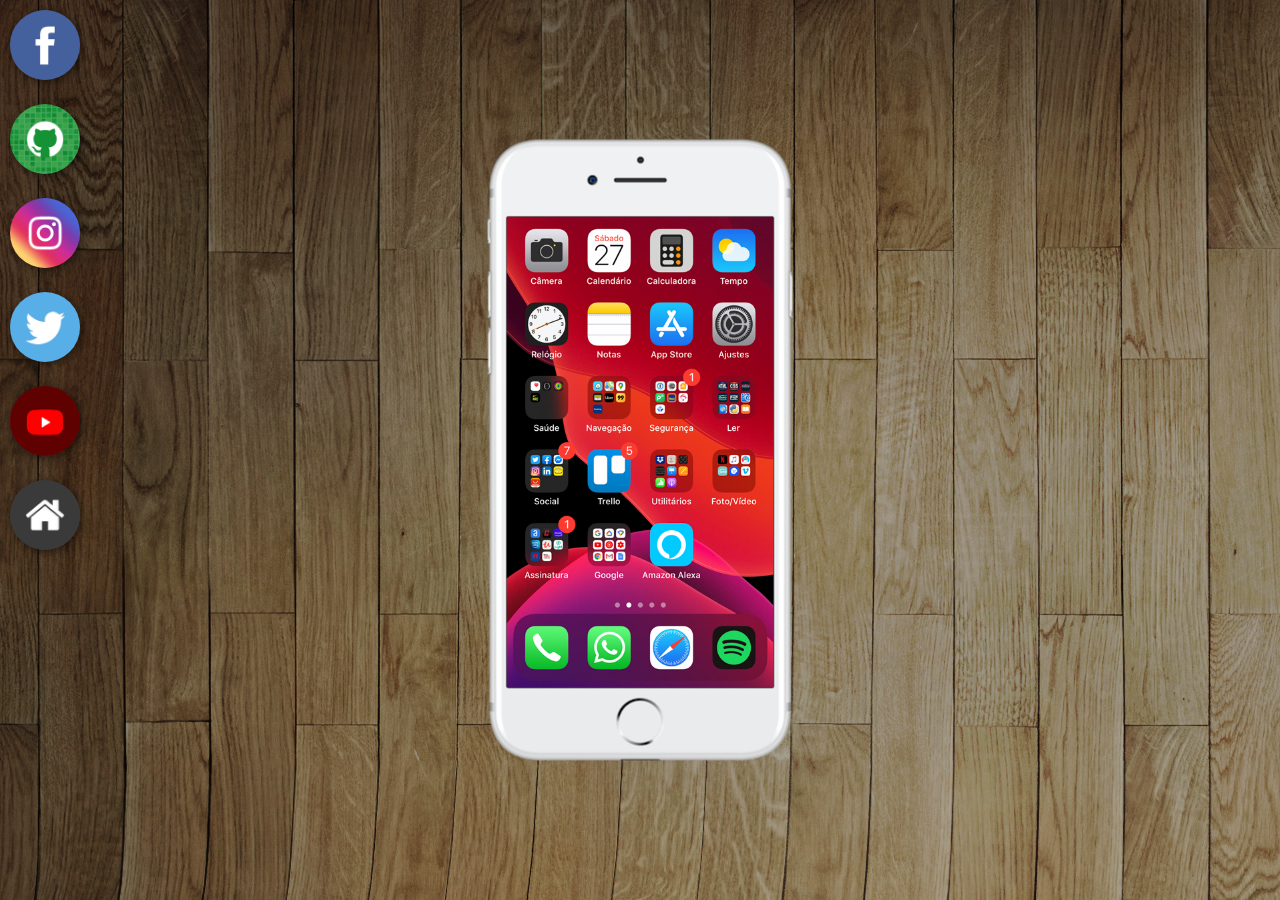
<file: index.html>
<!DOCTYPE html>
<html lang="pt-br">
<head>
  <meta charset="UTF-8">
  <meta http-equiv="X-UA-Compatible" content="IE=edge">
  <link rel="shortcut icon" href="favicon.ico" type="image/x-icon">
  <link rel="stylesheet" href="styles/style.css">
  <meta name="viewport" content="width=device-width, initial-scale=1.0">
  <title>Projeto Redes</title>
</head>
<body>
  <main>
    <section id="telefone">
      <iframe src="home.html" name="tela" id="tela" frameborder="0"></iframe>
    </section>
    <section id="redes">
      <a href="facebook.html" target="tela"><img src="imagens/logo-facebook.jpg" alt=""></a> <br>
      <a href="github.html" target="tela"><img src="imagens/logo-github.jpg" alt=""></a> <br>
      <a href="instagram.html" target="tela"><img src="imagens/logo-instagram.jpg" alt=""></a> <br>
      <a href="twitter.html" target="tela"><img src="imagens/logo-twitter.jpg" alt=""></a> <br>
      <a href="youtube.html" target="tela"><img src="imagens/logo-youtube.jpg" alt=""></a> <br>
      <a href="home.html" target="tela"><img src="imagens/logo-home.jpg" alt=""></a>
    </section>
  </main>
</body>
</html>
</file>
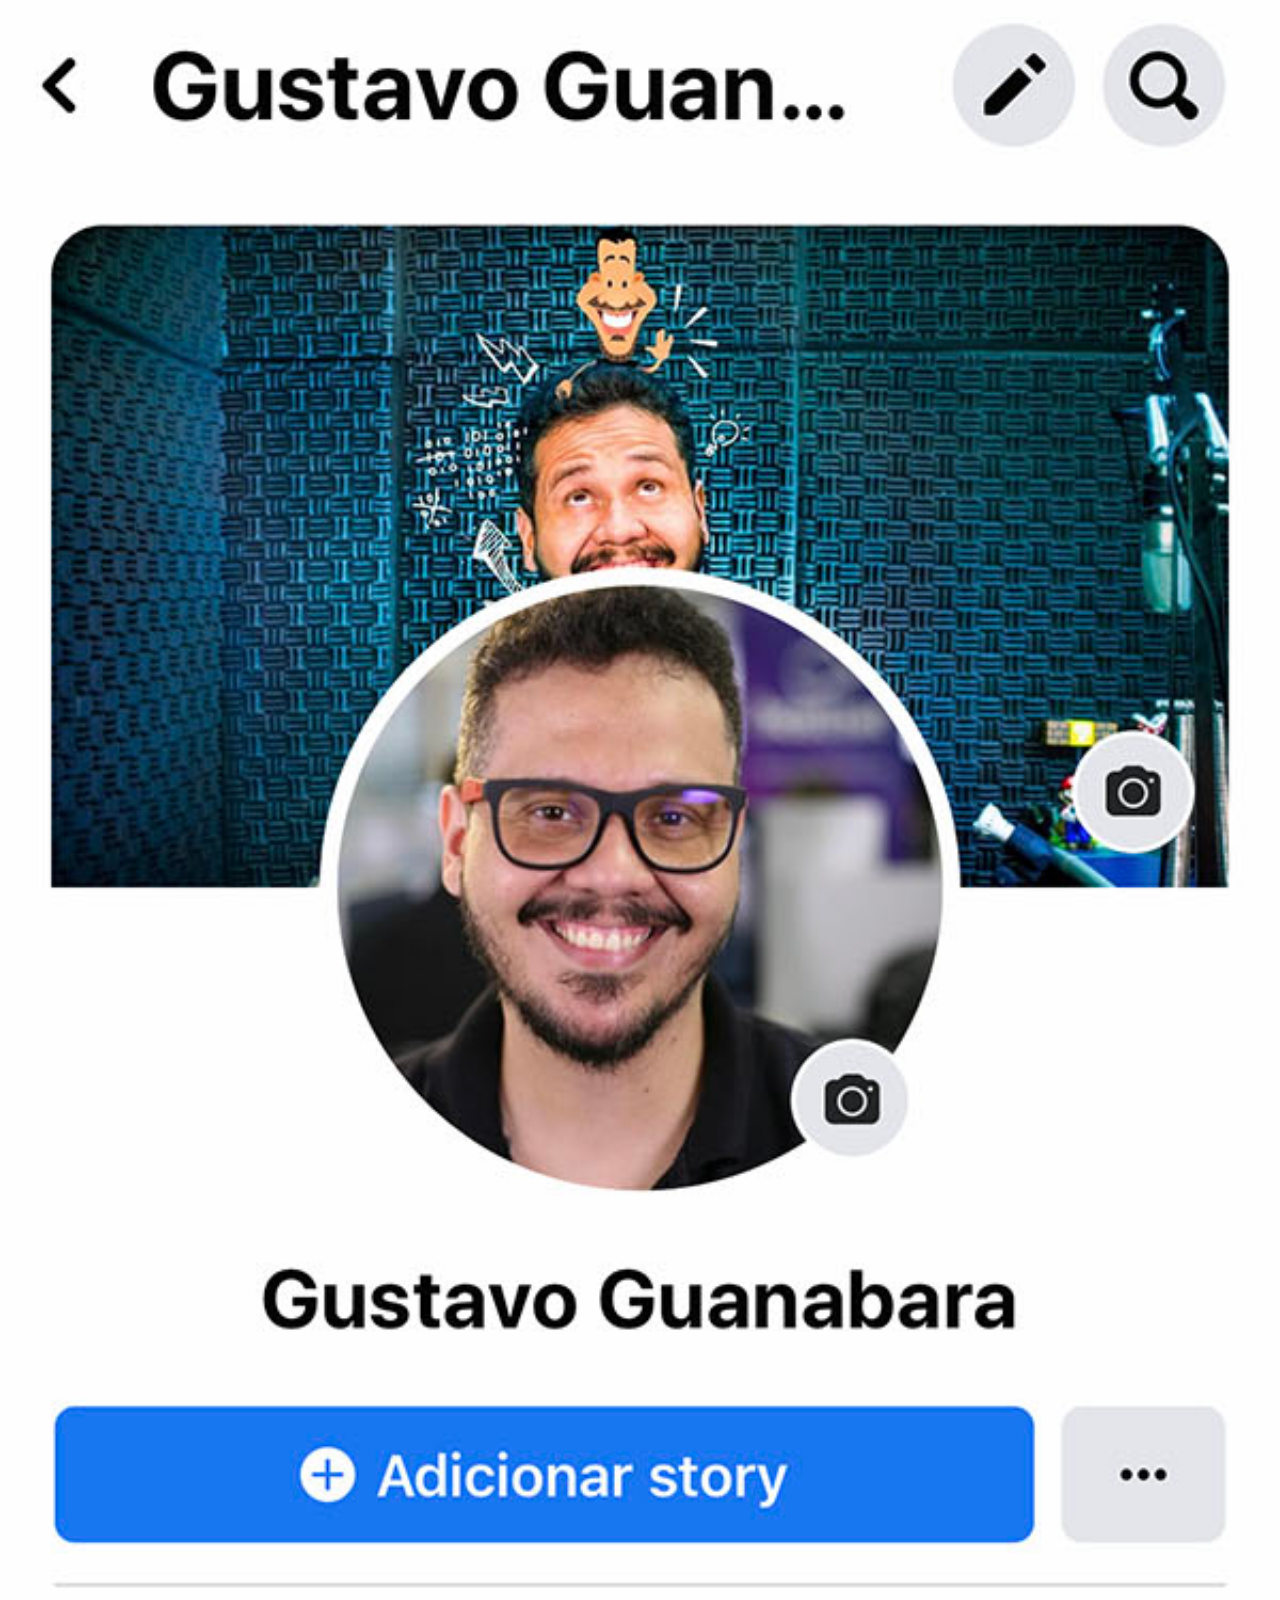
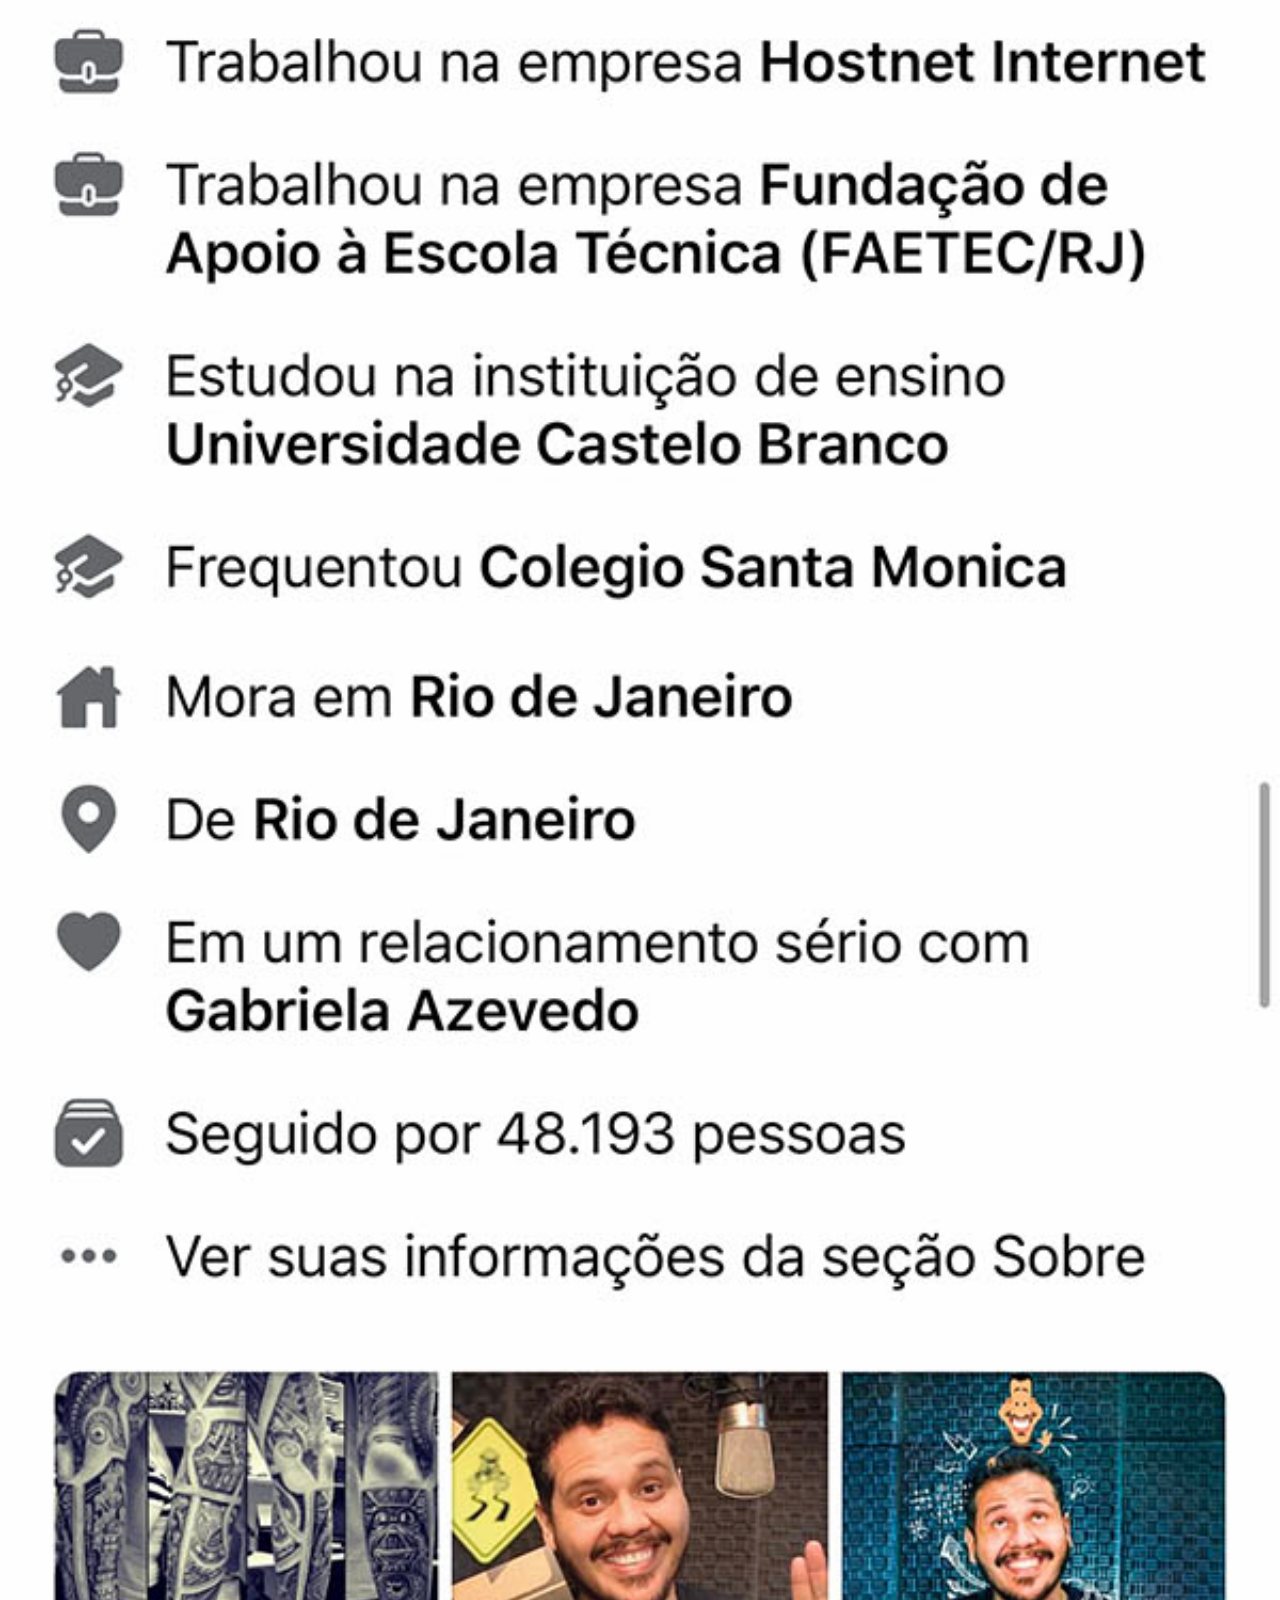
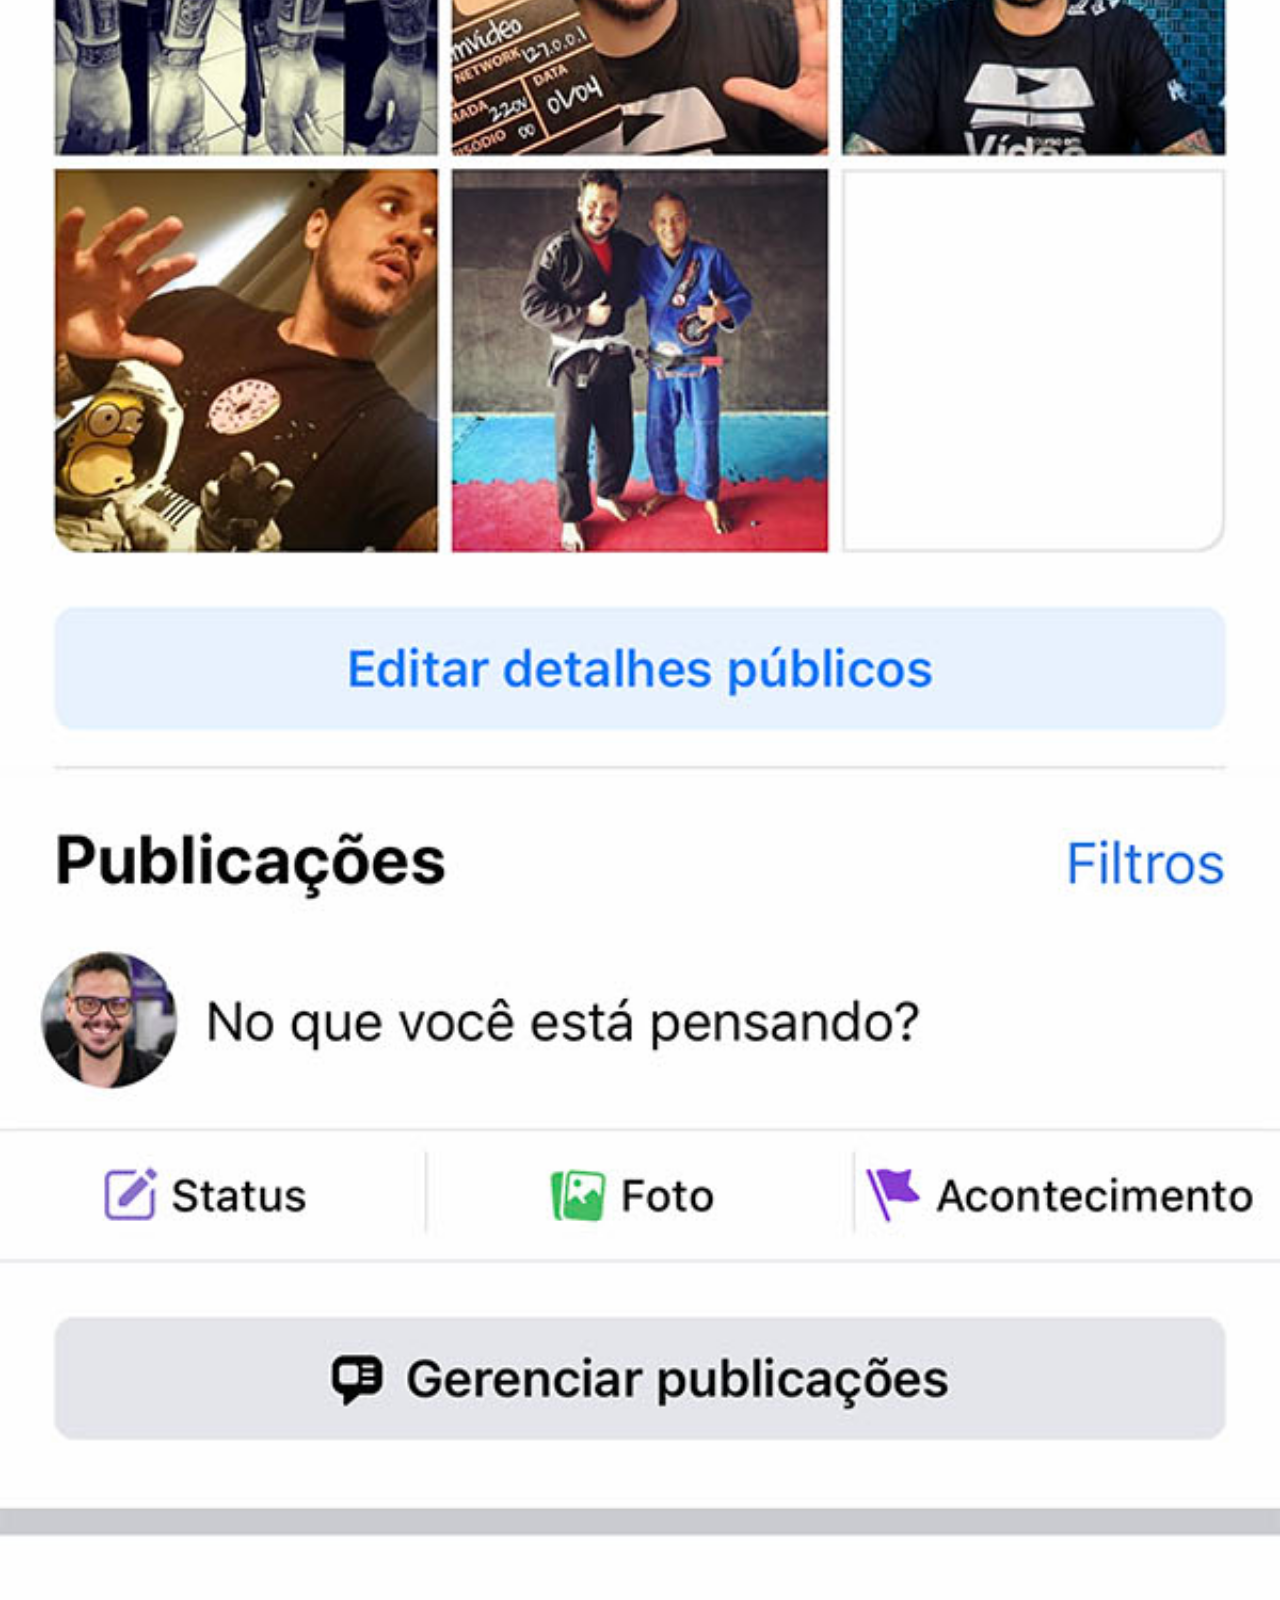
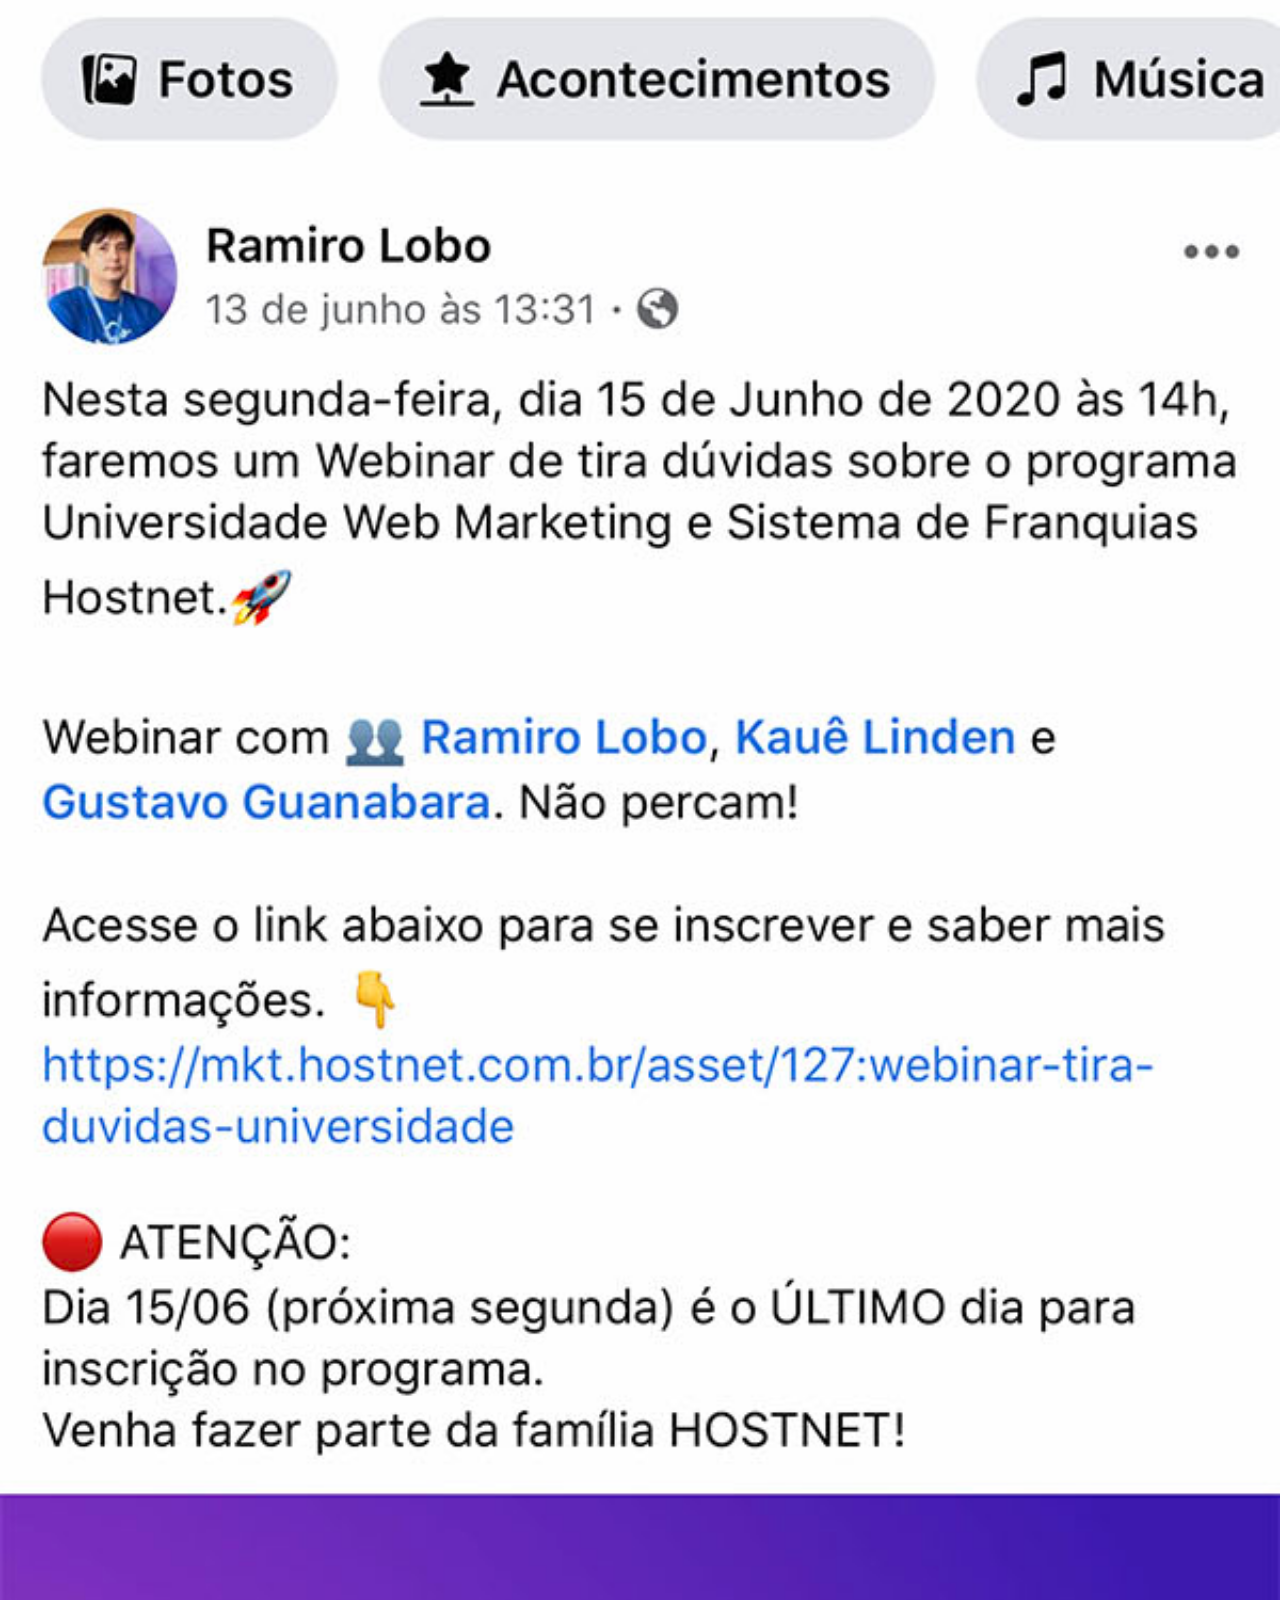
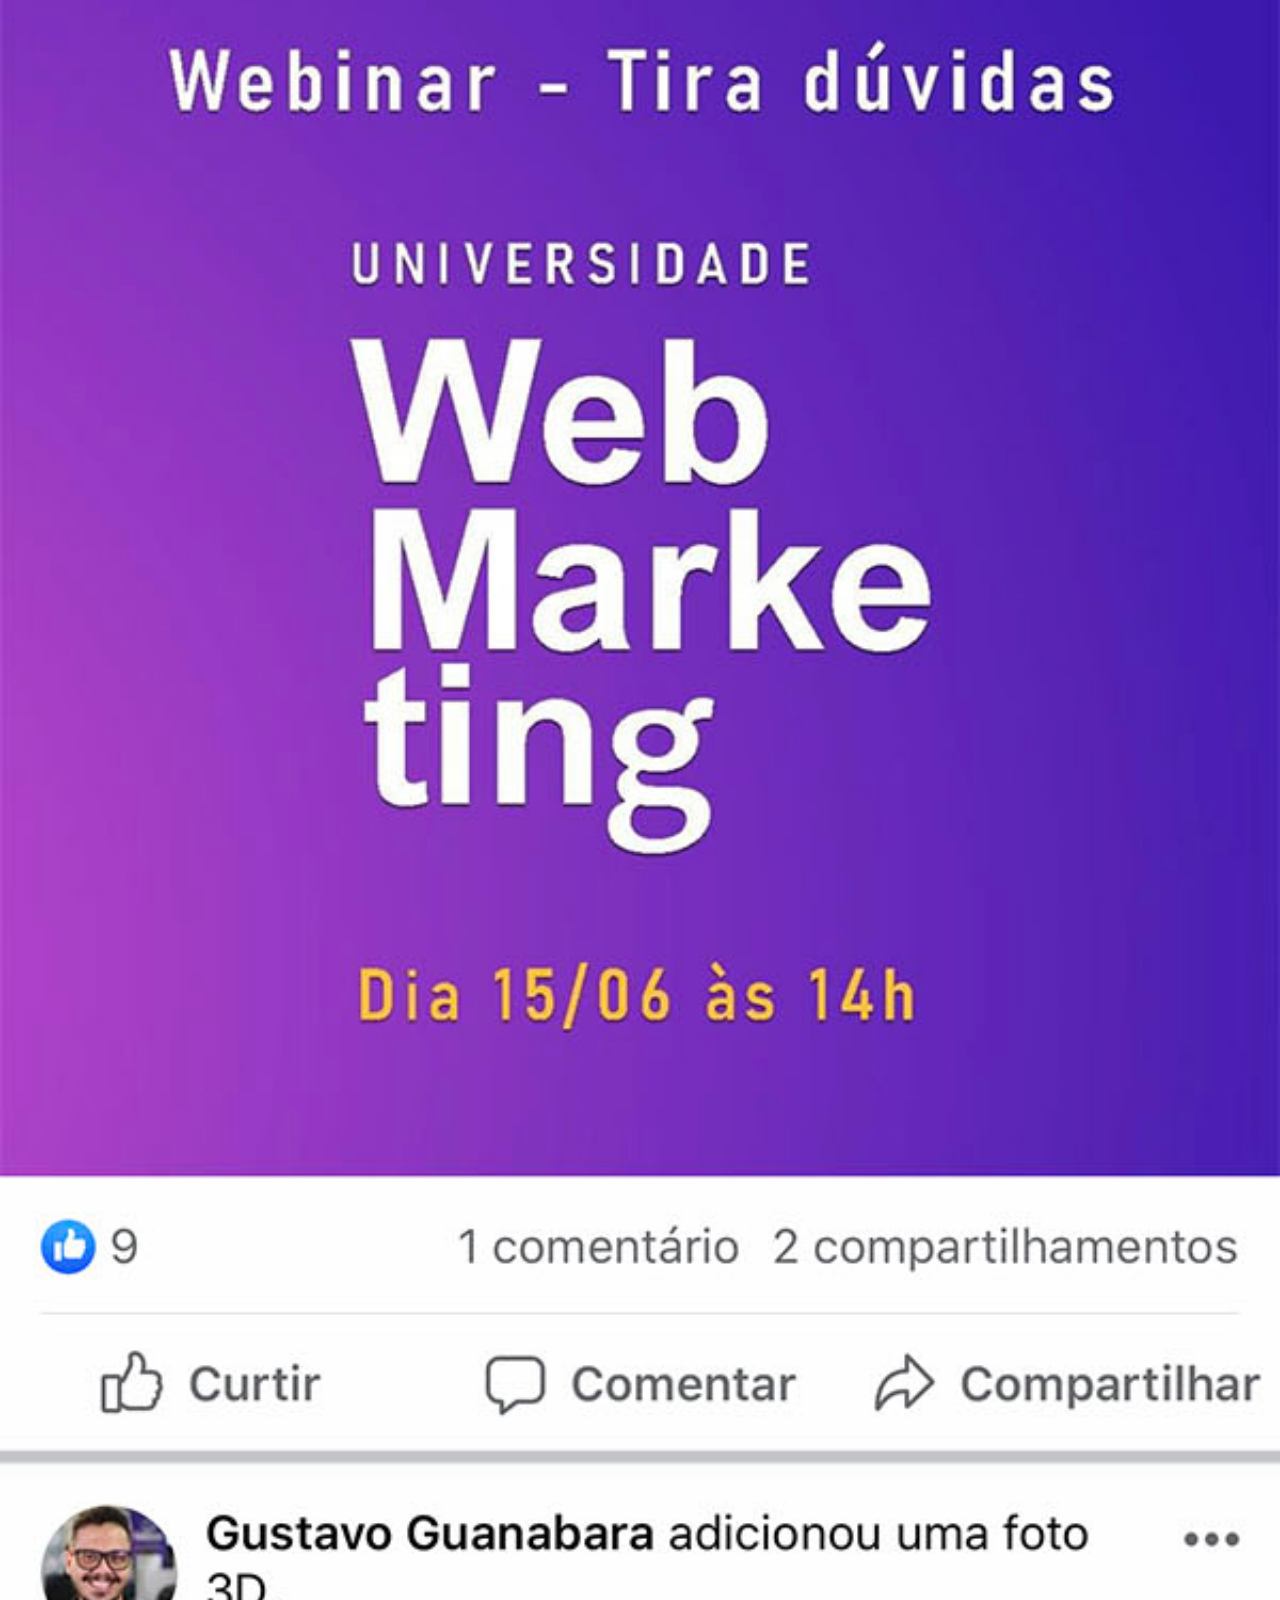
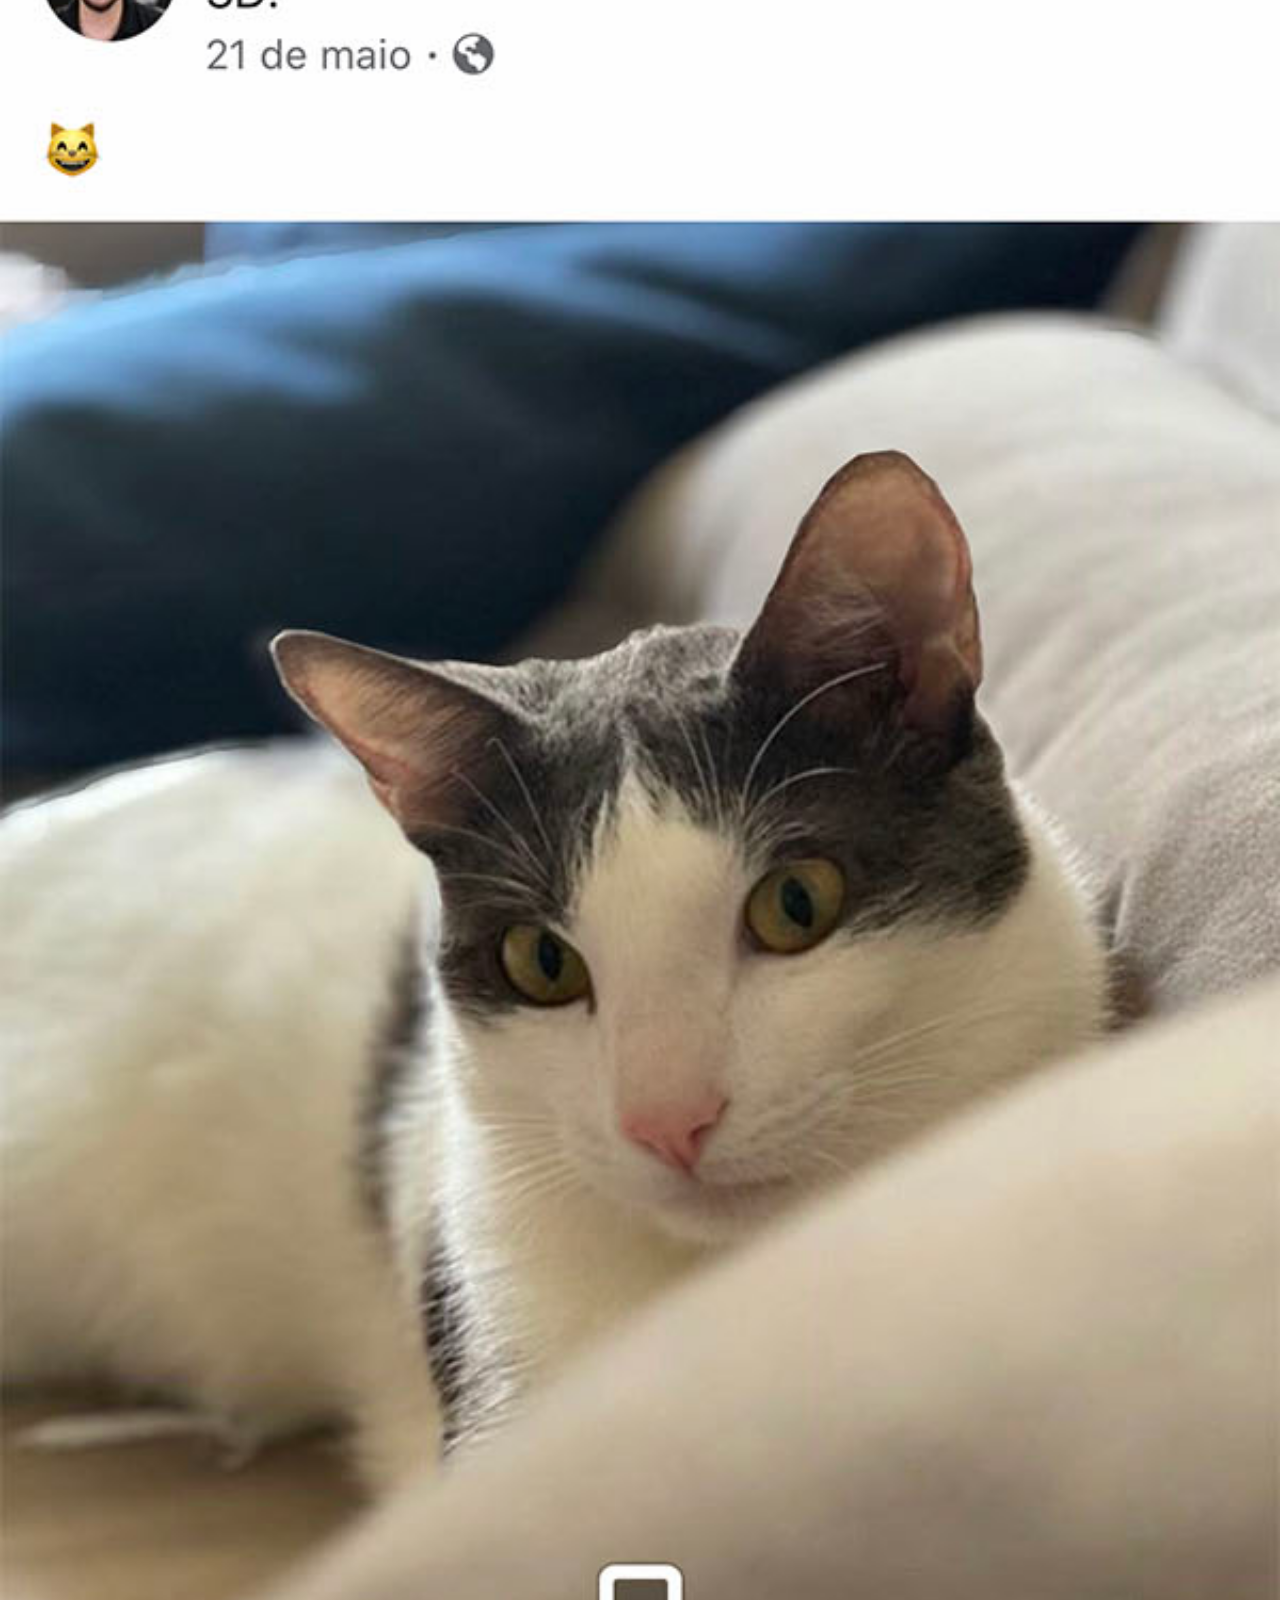
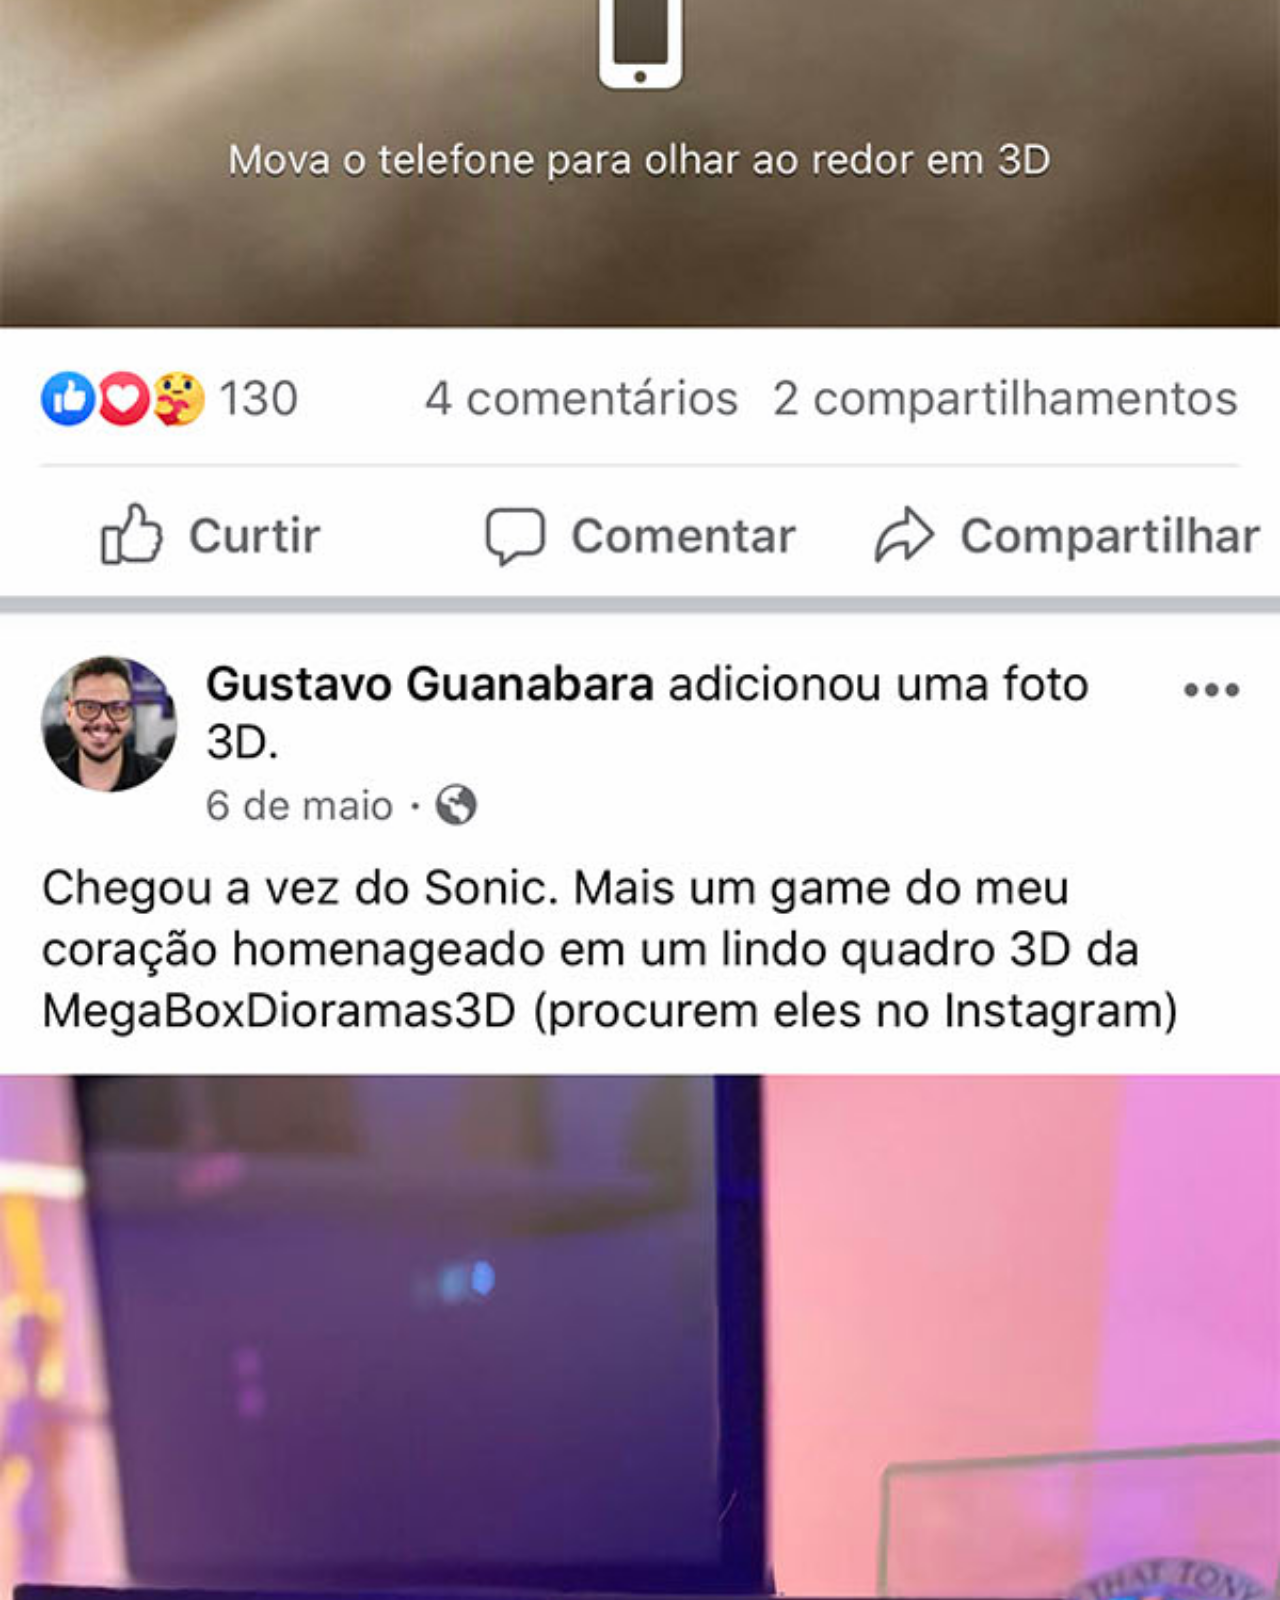
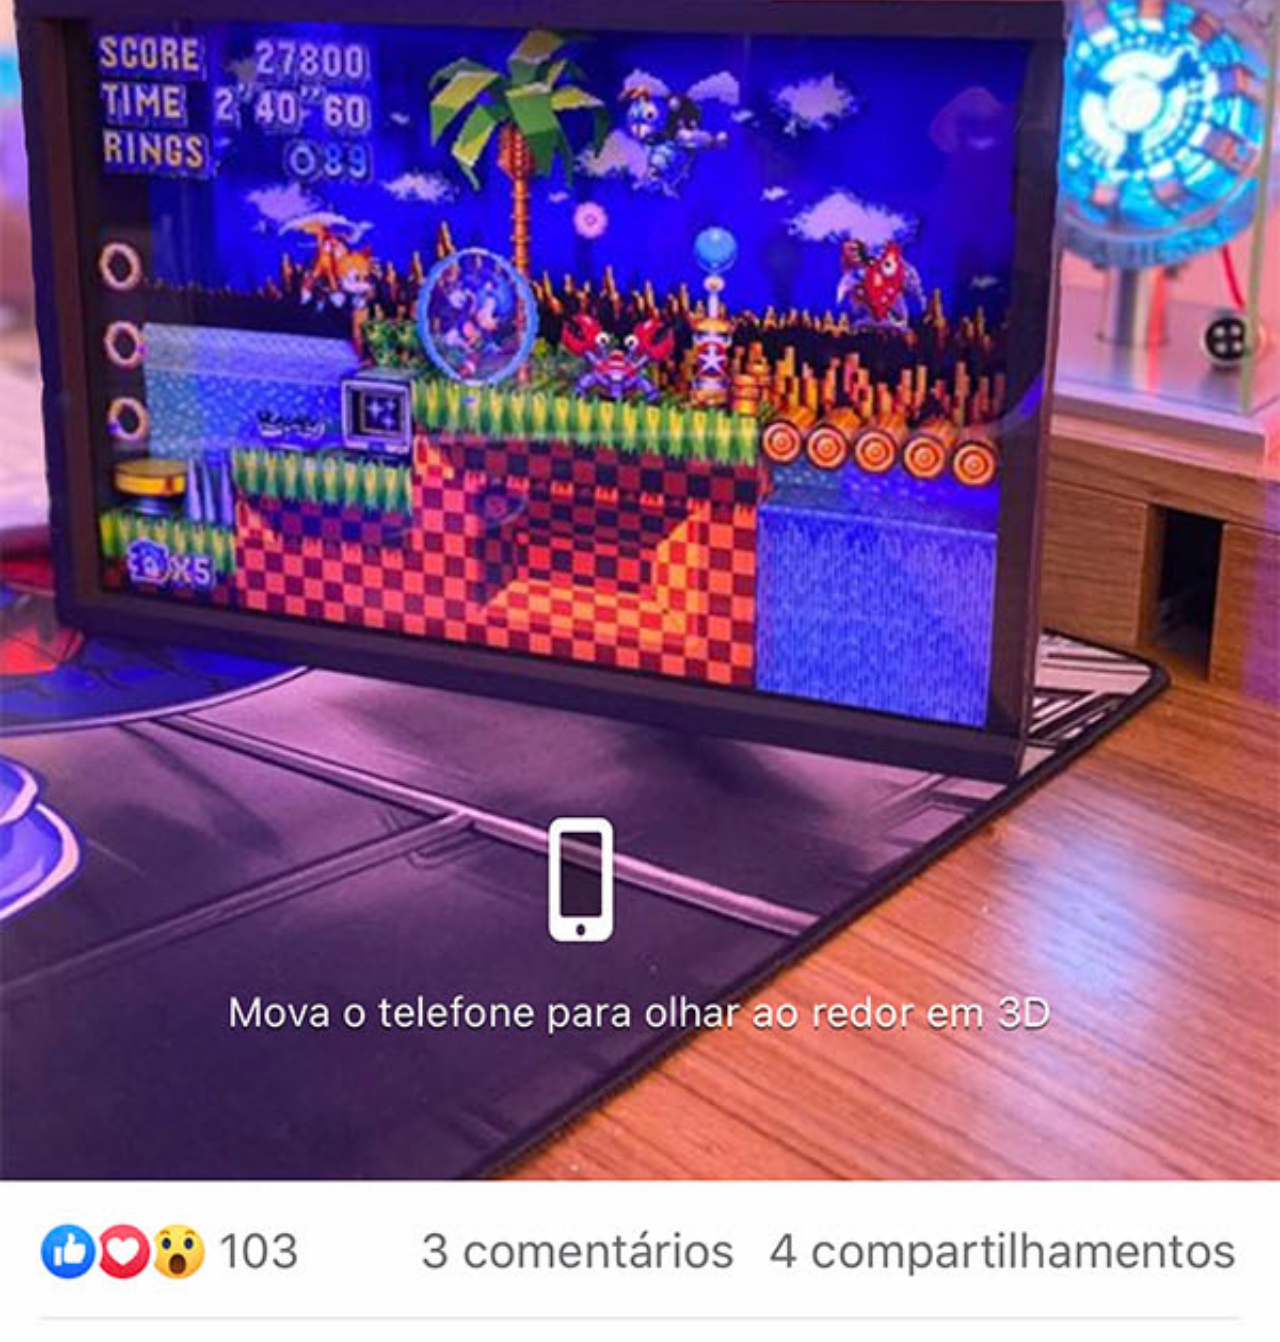
<file: facebook.html>
<!DOCTYPE html>
<html lang="pt-br">
<head>
  <meta charset="UTF-8">
  <meta http-equiv="X-UA-Compatible" content="IE=edge">
  <link rel="stylesheet" href="styles/redes.css">
  <meta name="viewport" content="width=device-width, initial-scale=1.0">
  <title>Document</title>
</head>
<body>
  <img src="imagens/tela-facebook.jpg" alt="">
</body>
</html>
</file>
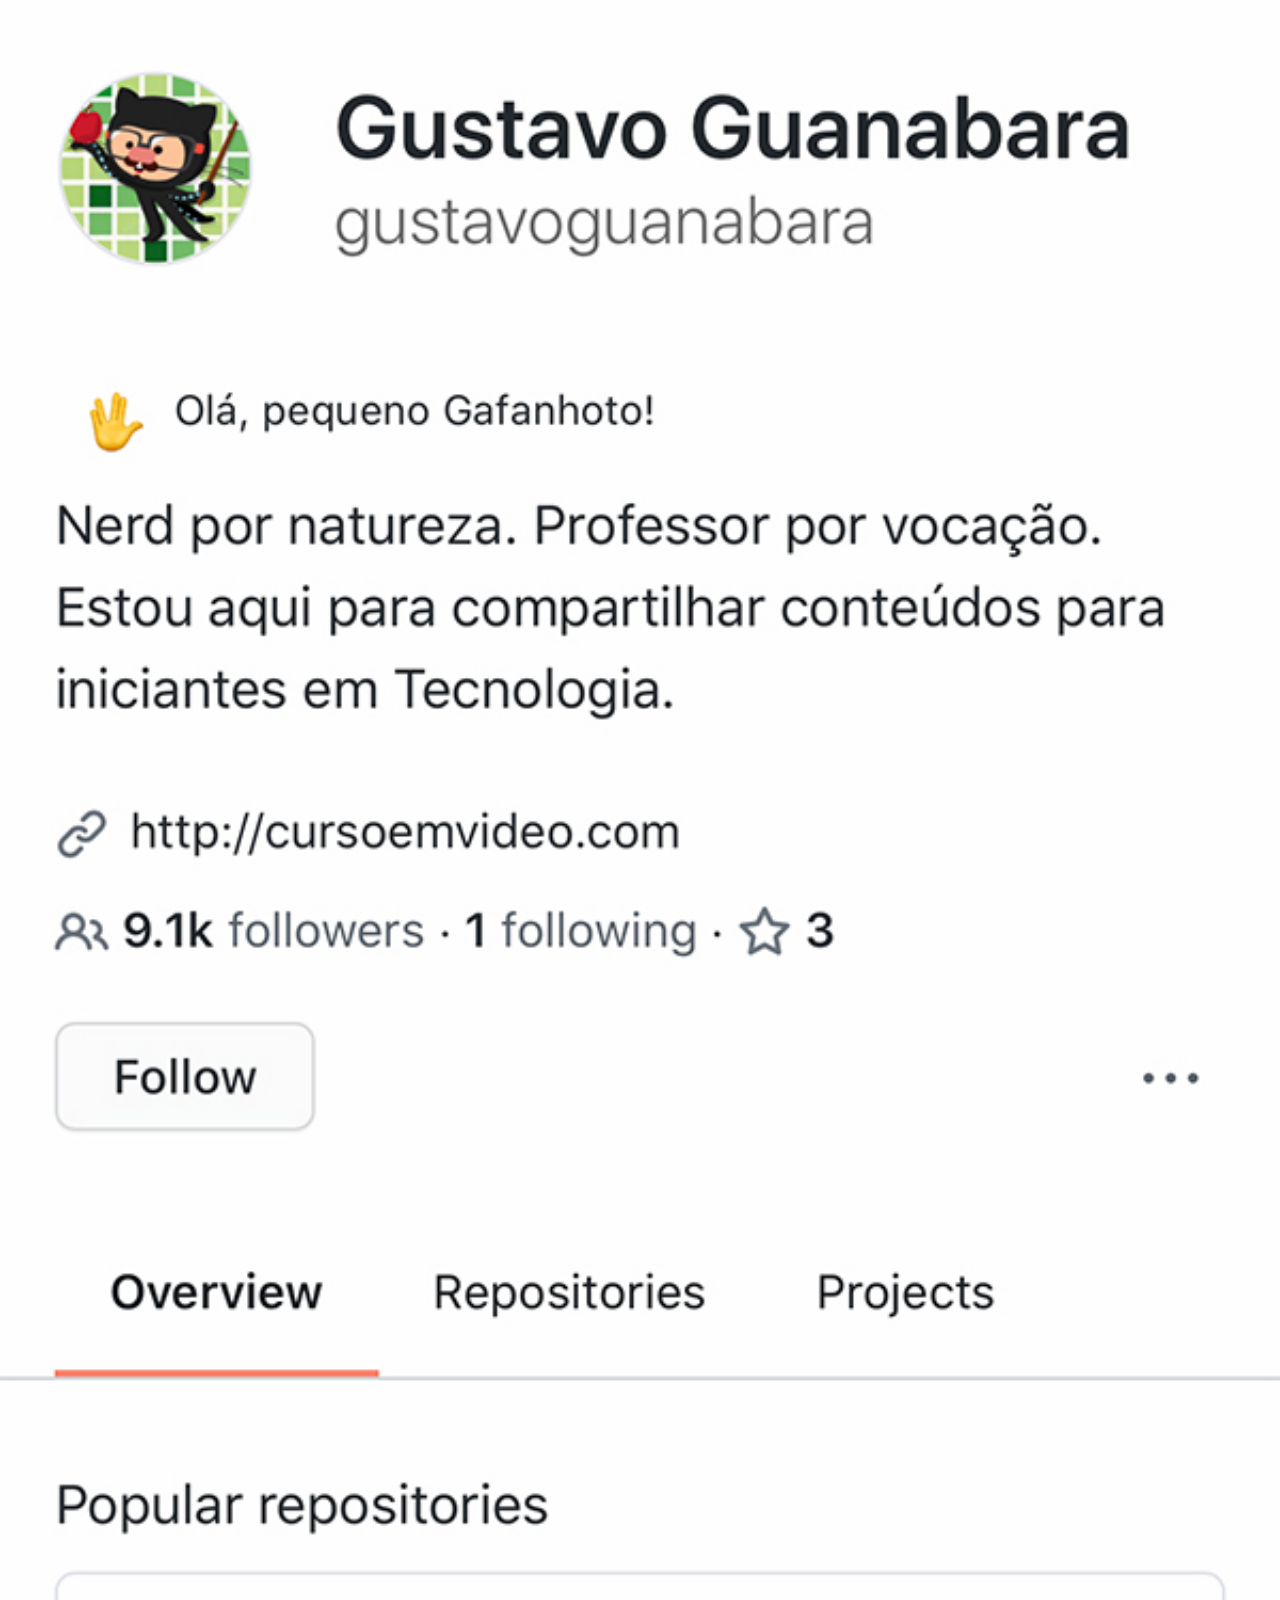
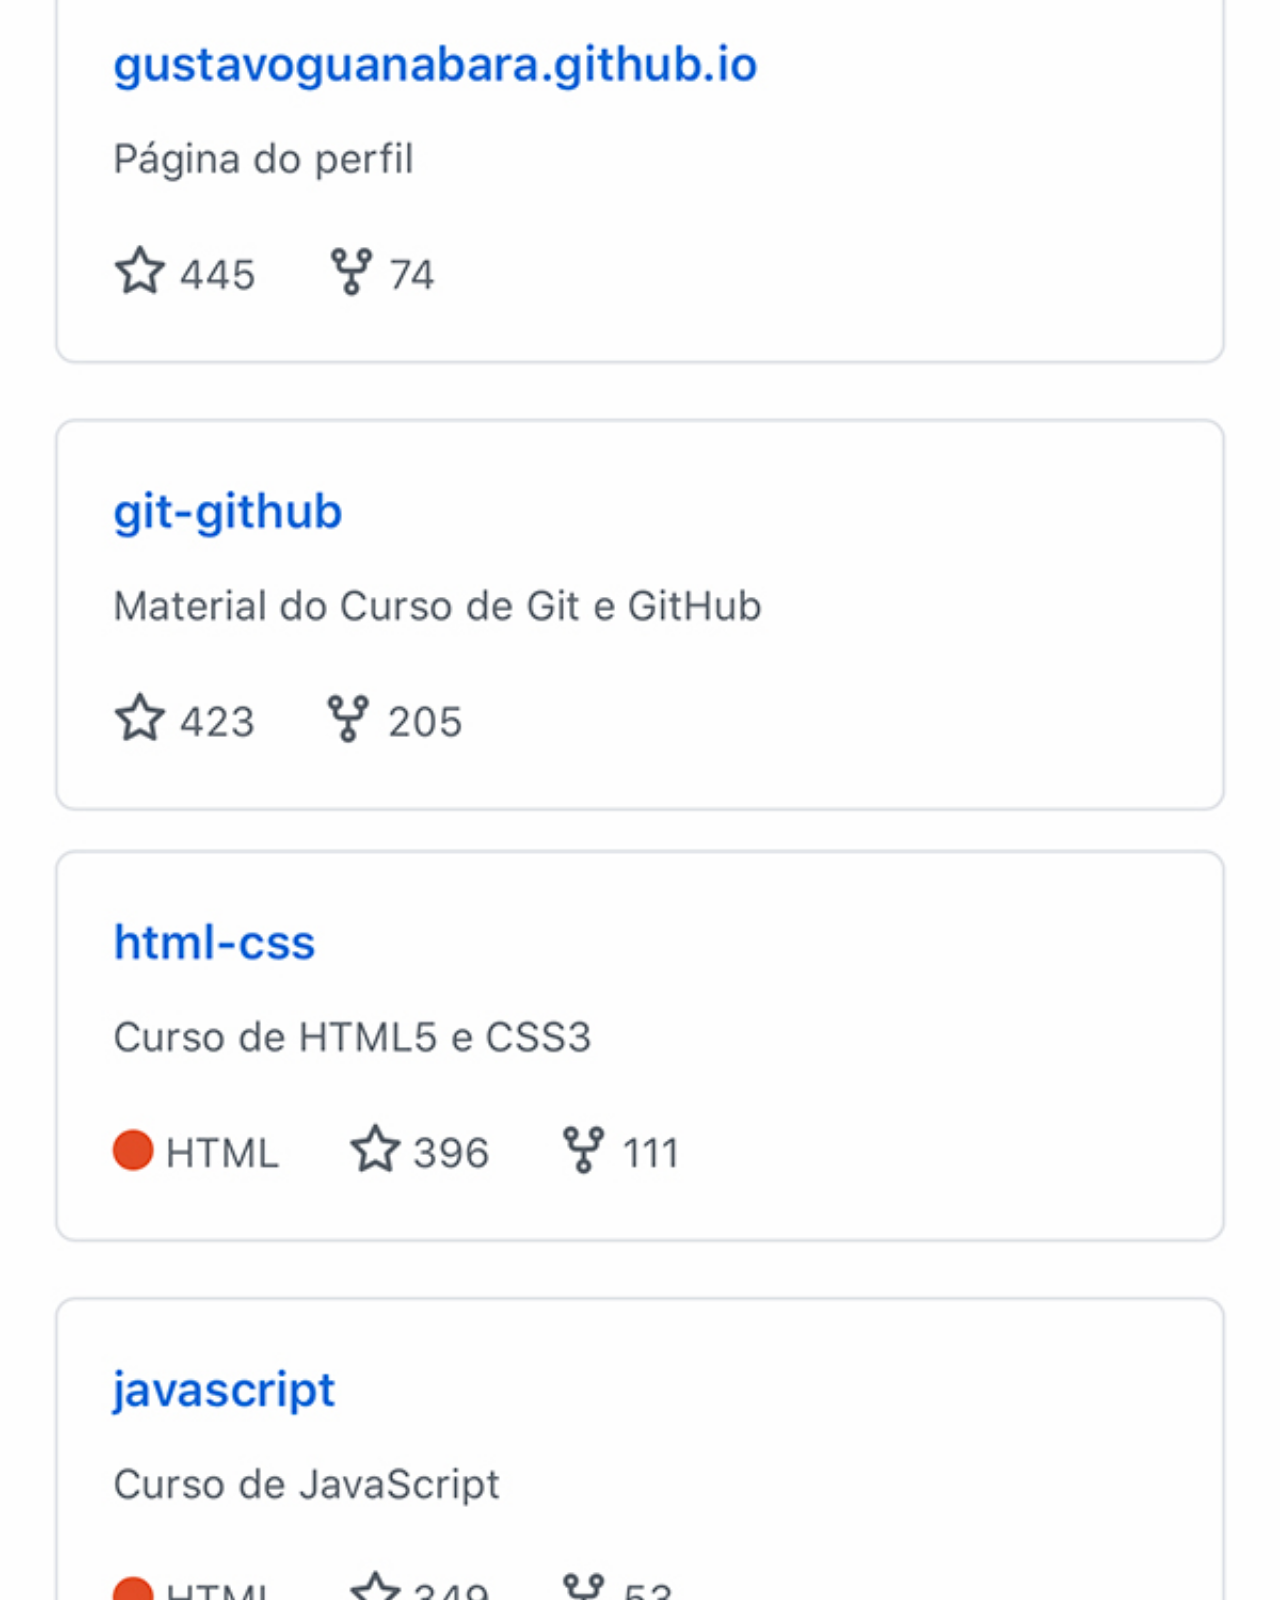
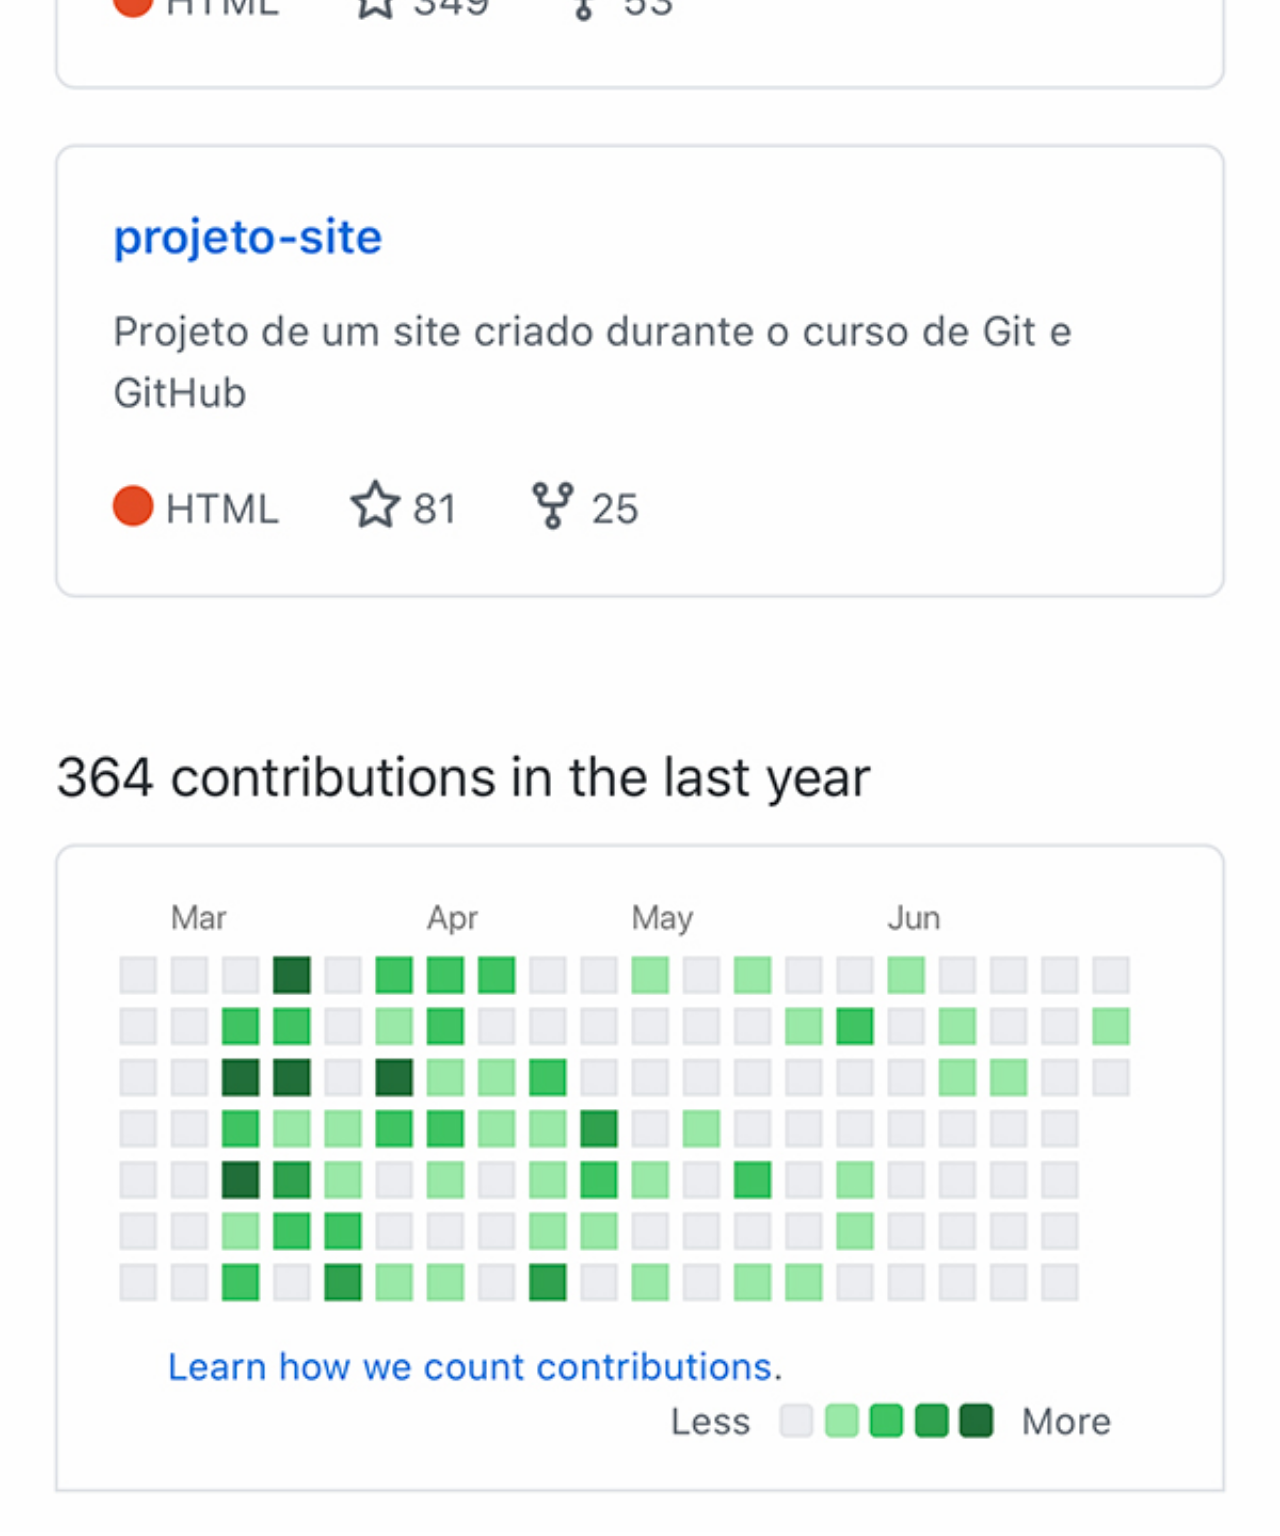
<file: github.html>
<!DOCTYPE html>
<html lang="pt-br">
<head>
  <meta charset="UTF-8">
  <meta http-equiv="X-UA-Compatible" content="IE=edge">
  <link rel="stylesheet" href="styles/redes.css">
  <meta name="viewport" content="width=device-width, initial-scale=1.0">
  <title>Document</title>
</head>
<body>
  <img src="imagens/tela-github.jpg" alt="">
</body>
</html>
</file>
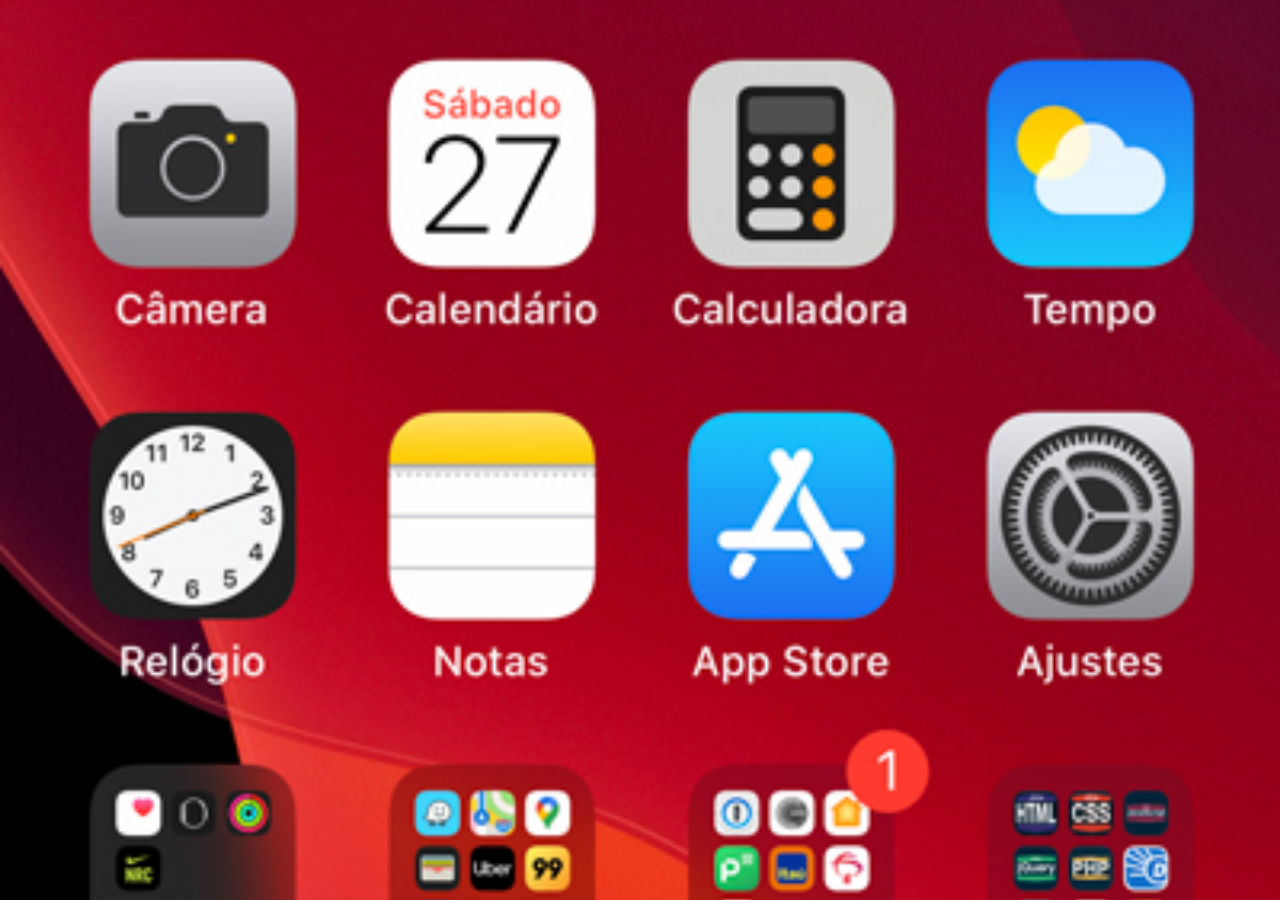
<file: home.html>
<!DOCTYPE html>
<html lang="pt-br">
<head>
  <meta charset="UTF-8">
  <meta http-equiv="X-UA-Compatible" content="IE=edge">
  <link rel="stylesheet" href="styles/home.css">
  <meta name="viewport" content="width=device-width, initial-scale=1.0">
  <title>Document</title>
</head>
<body>
  
</body>
</html>
</file>
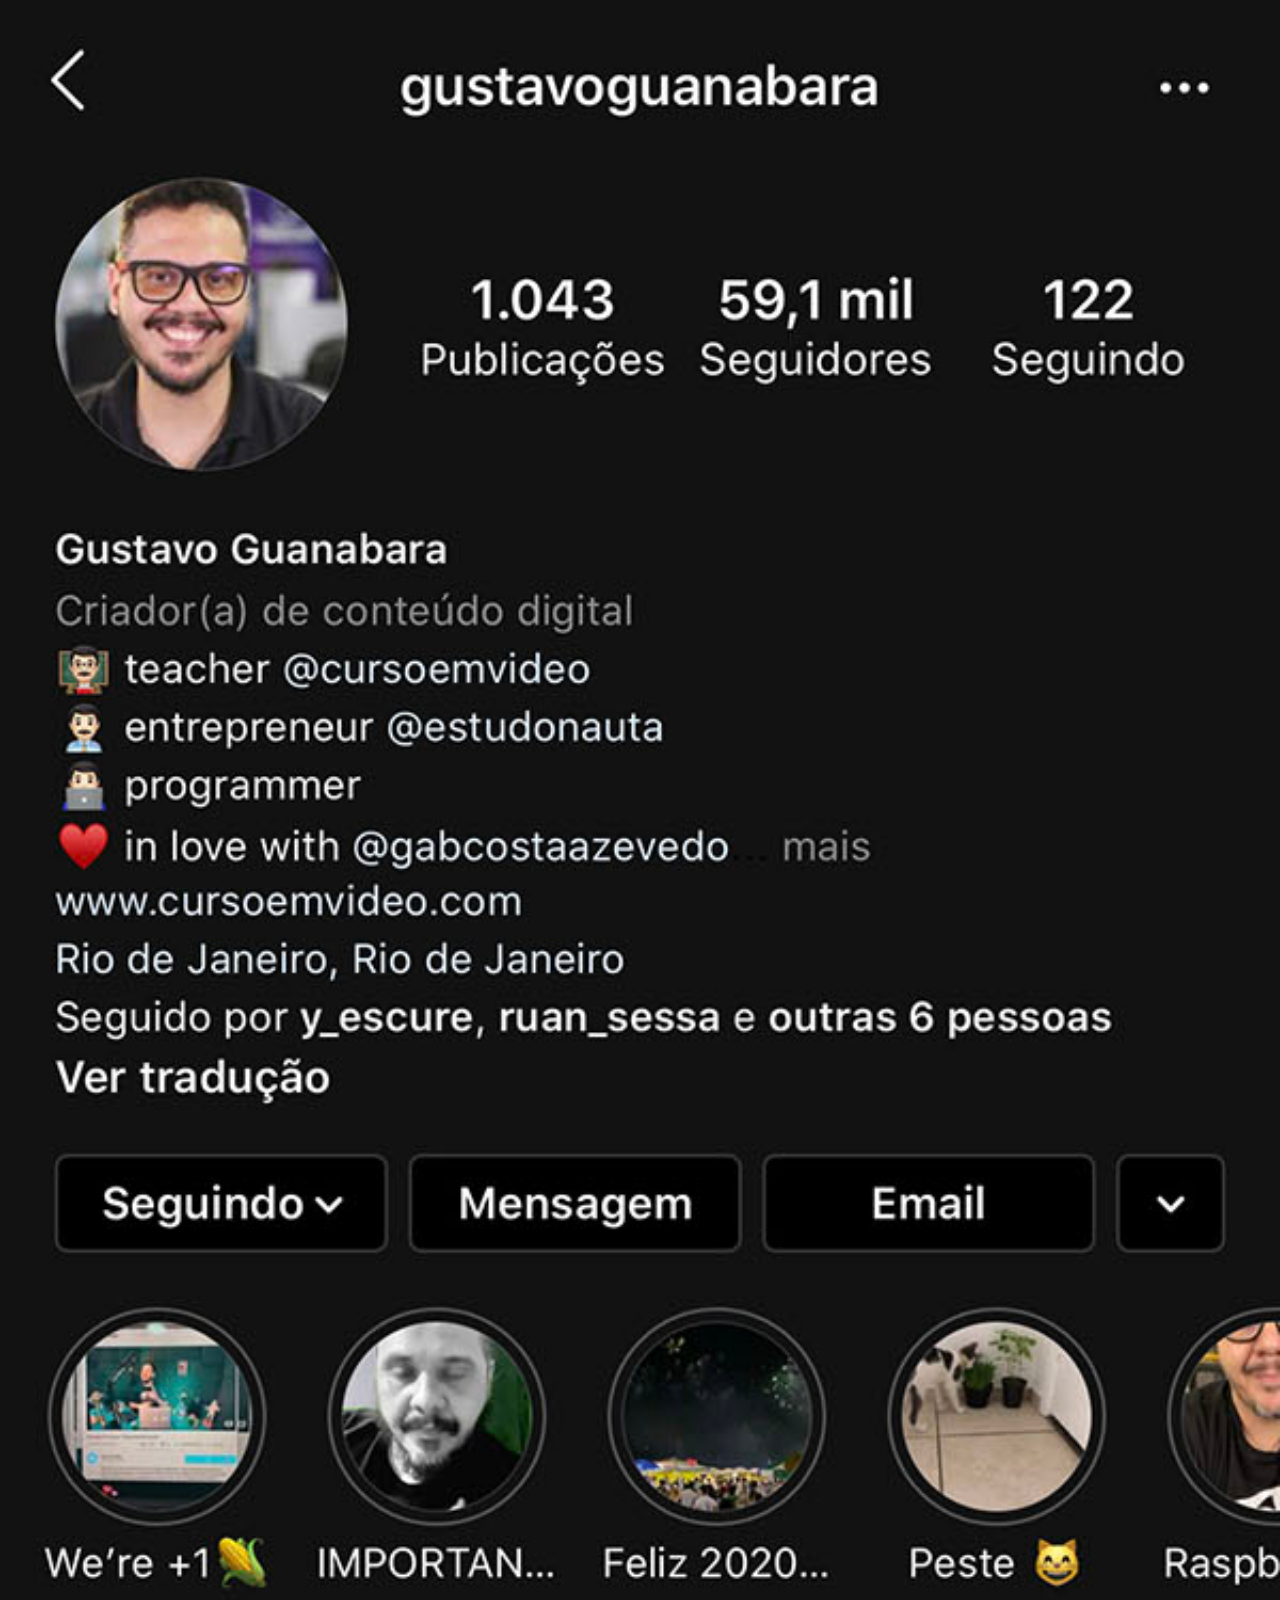
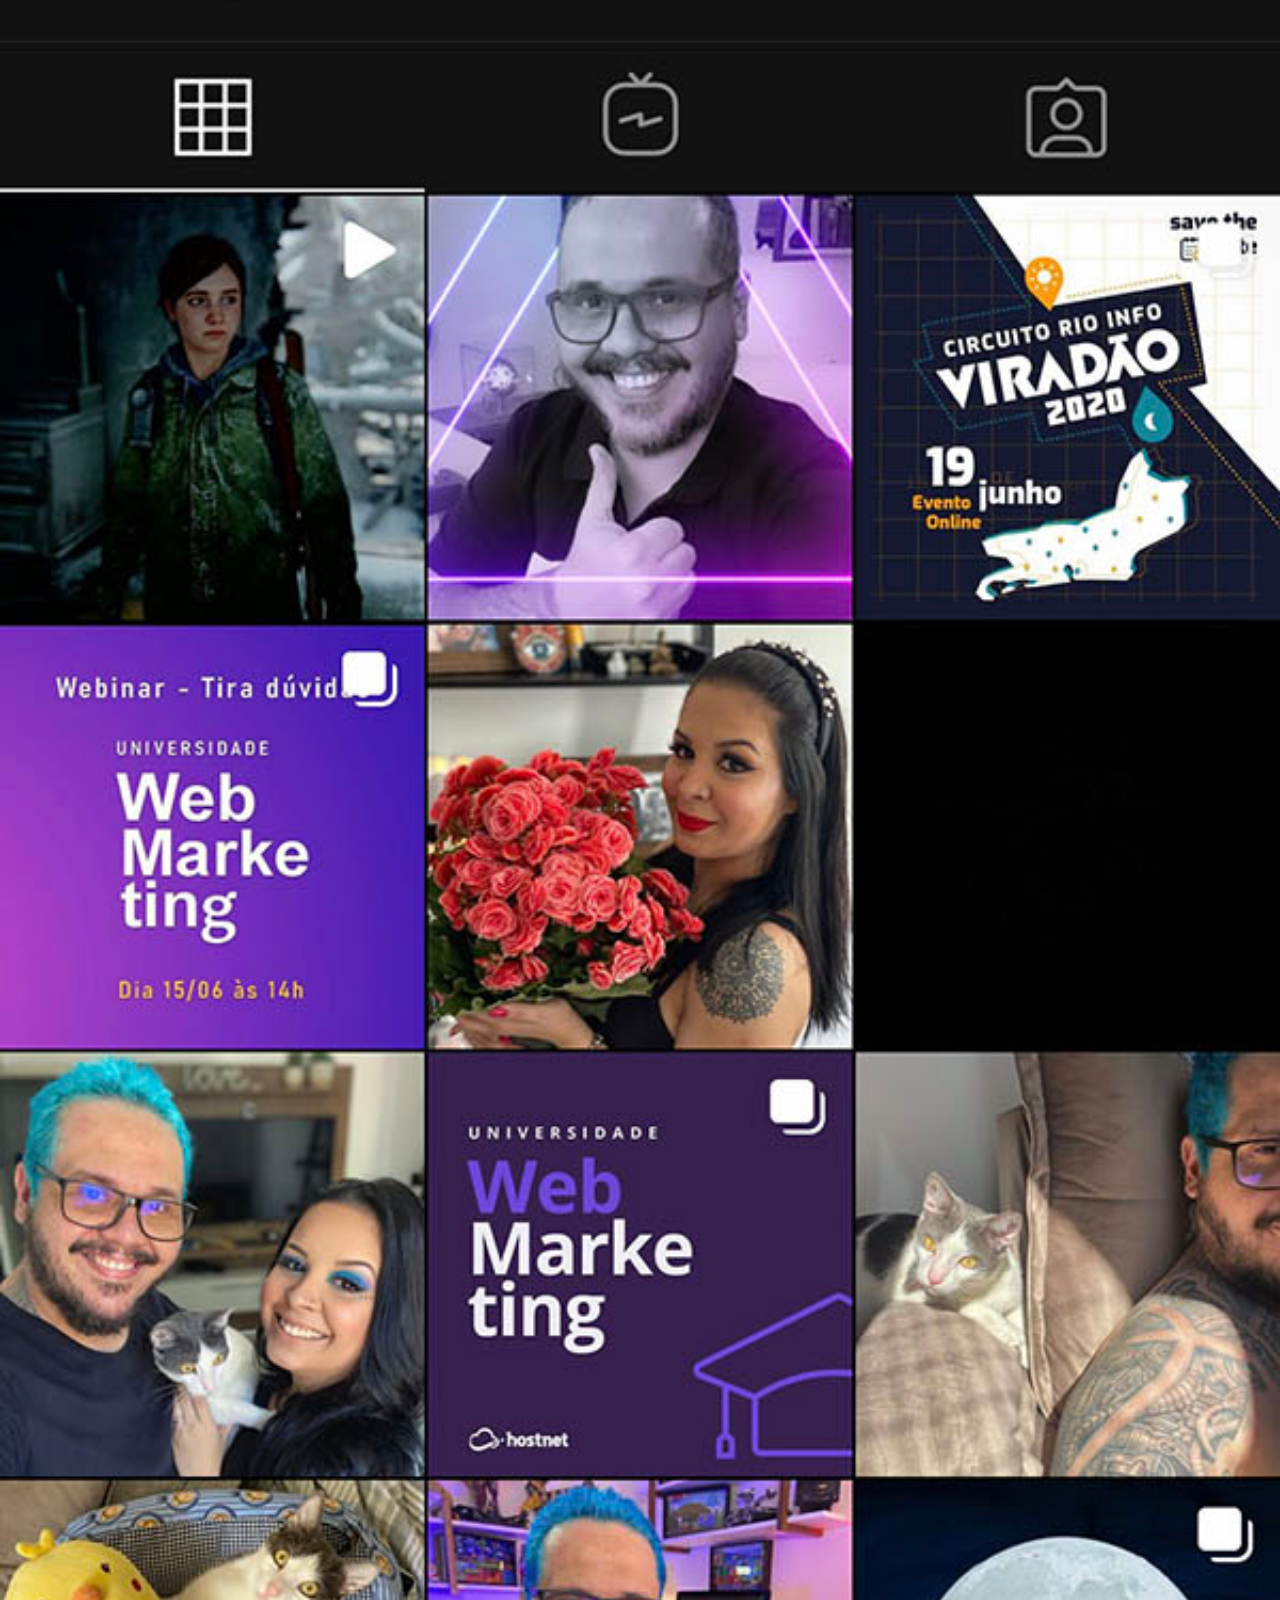
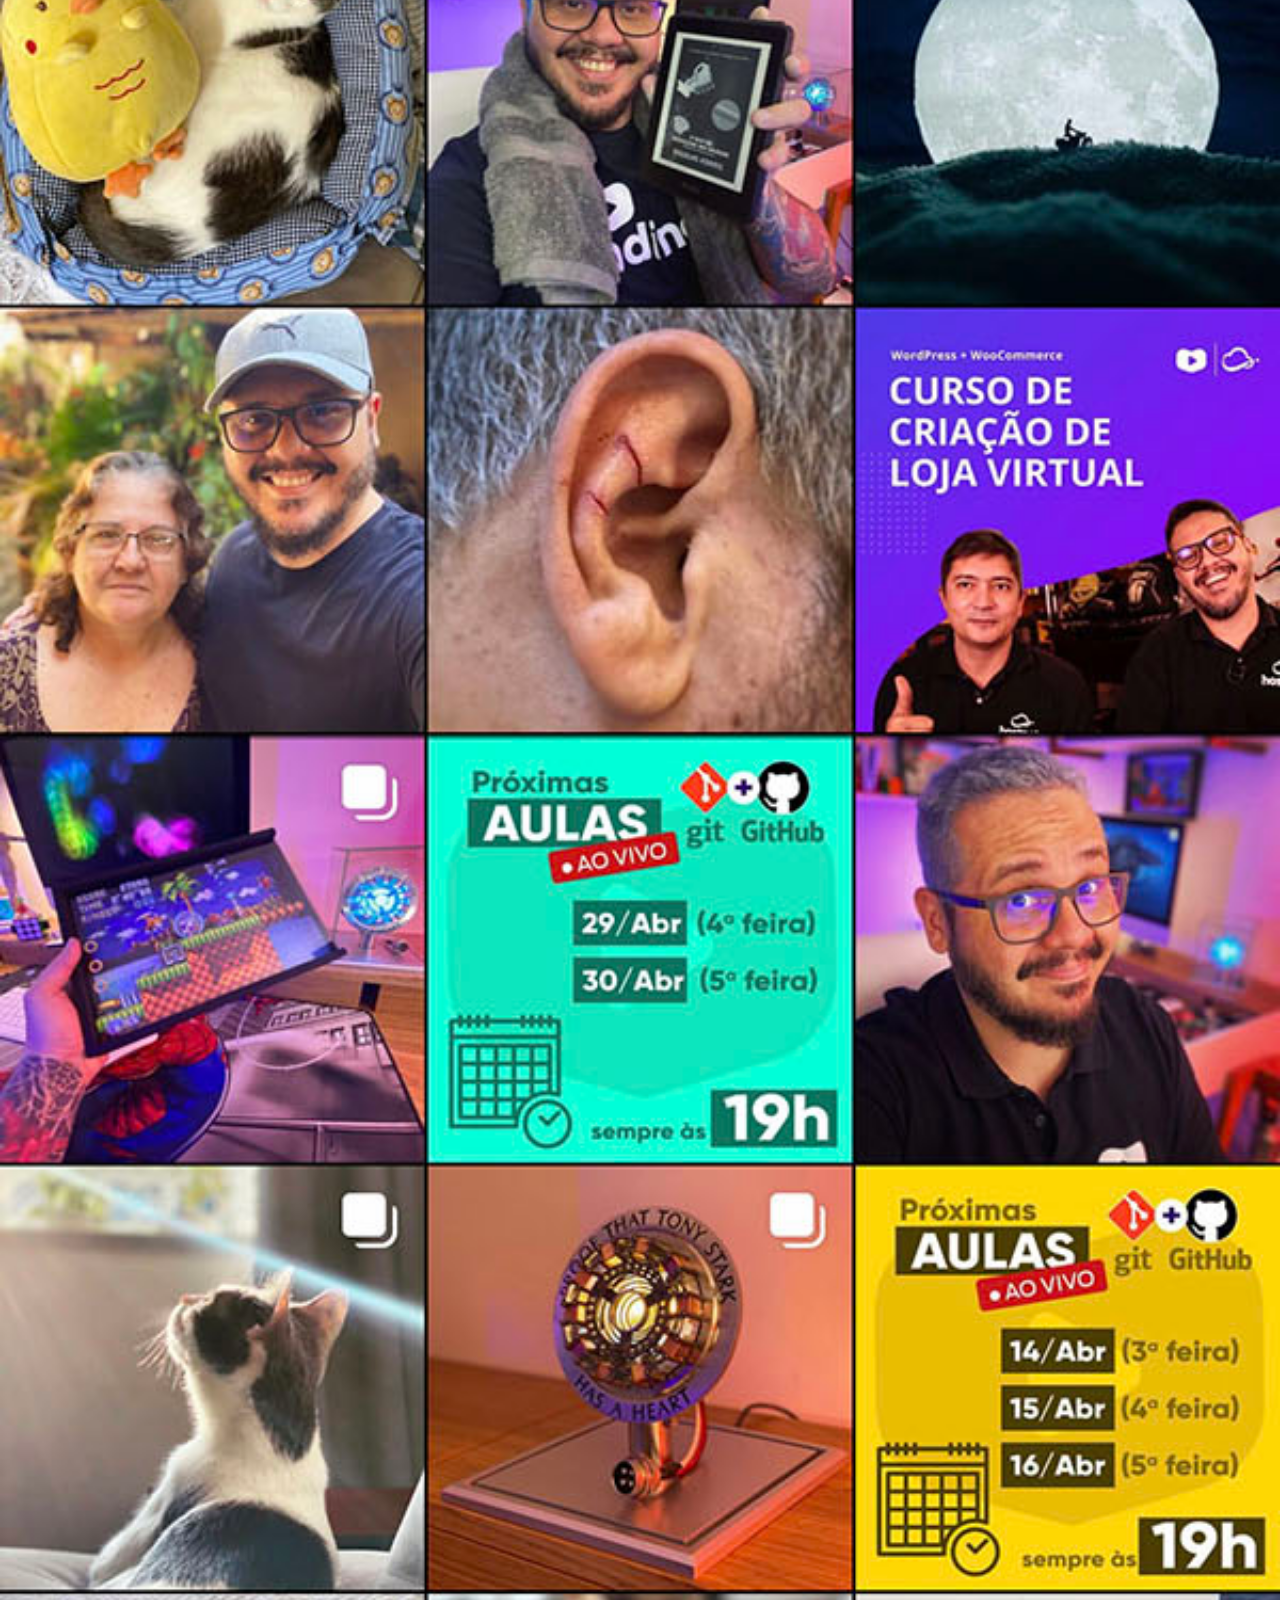
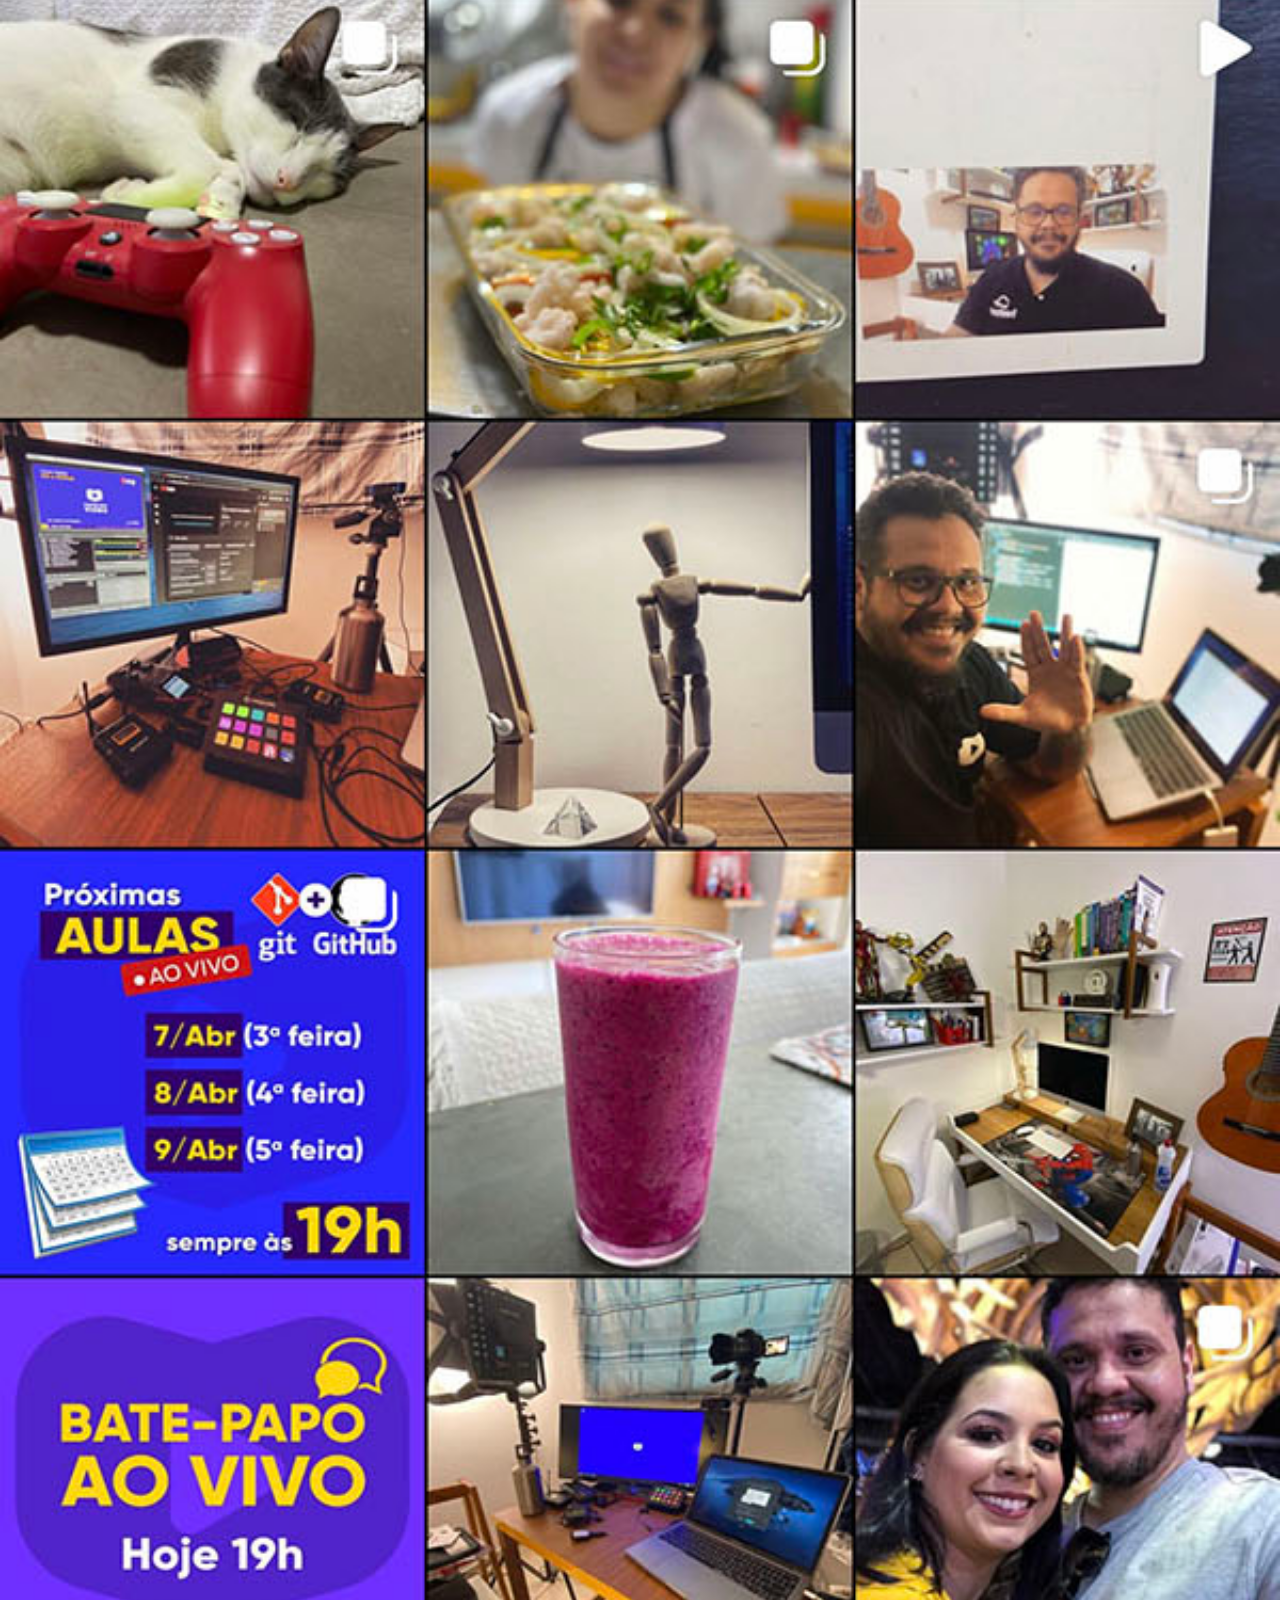
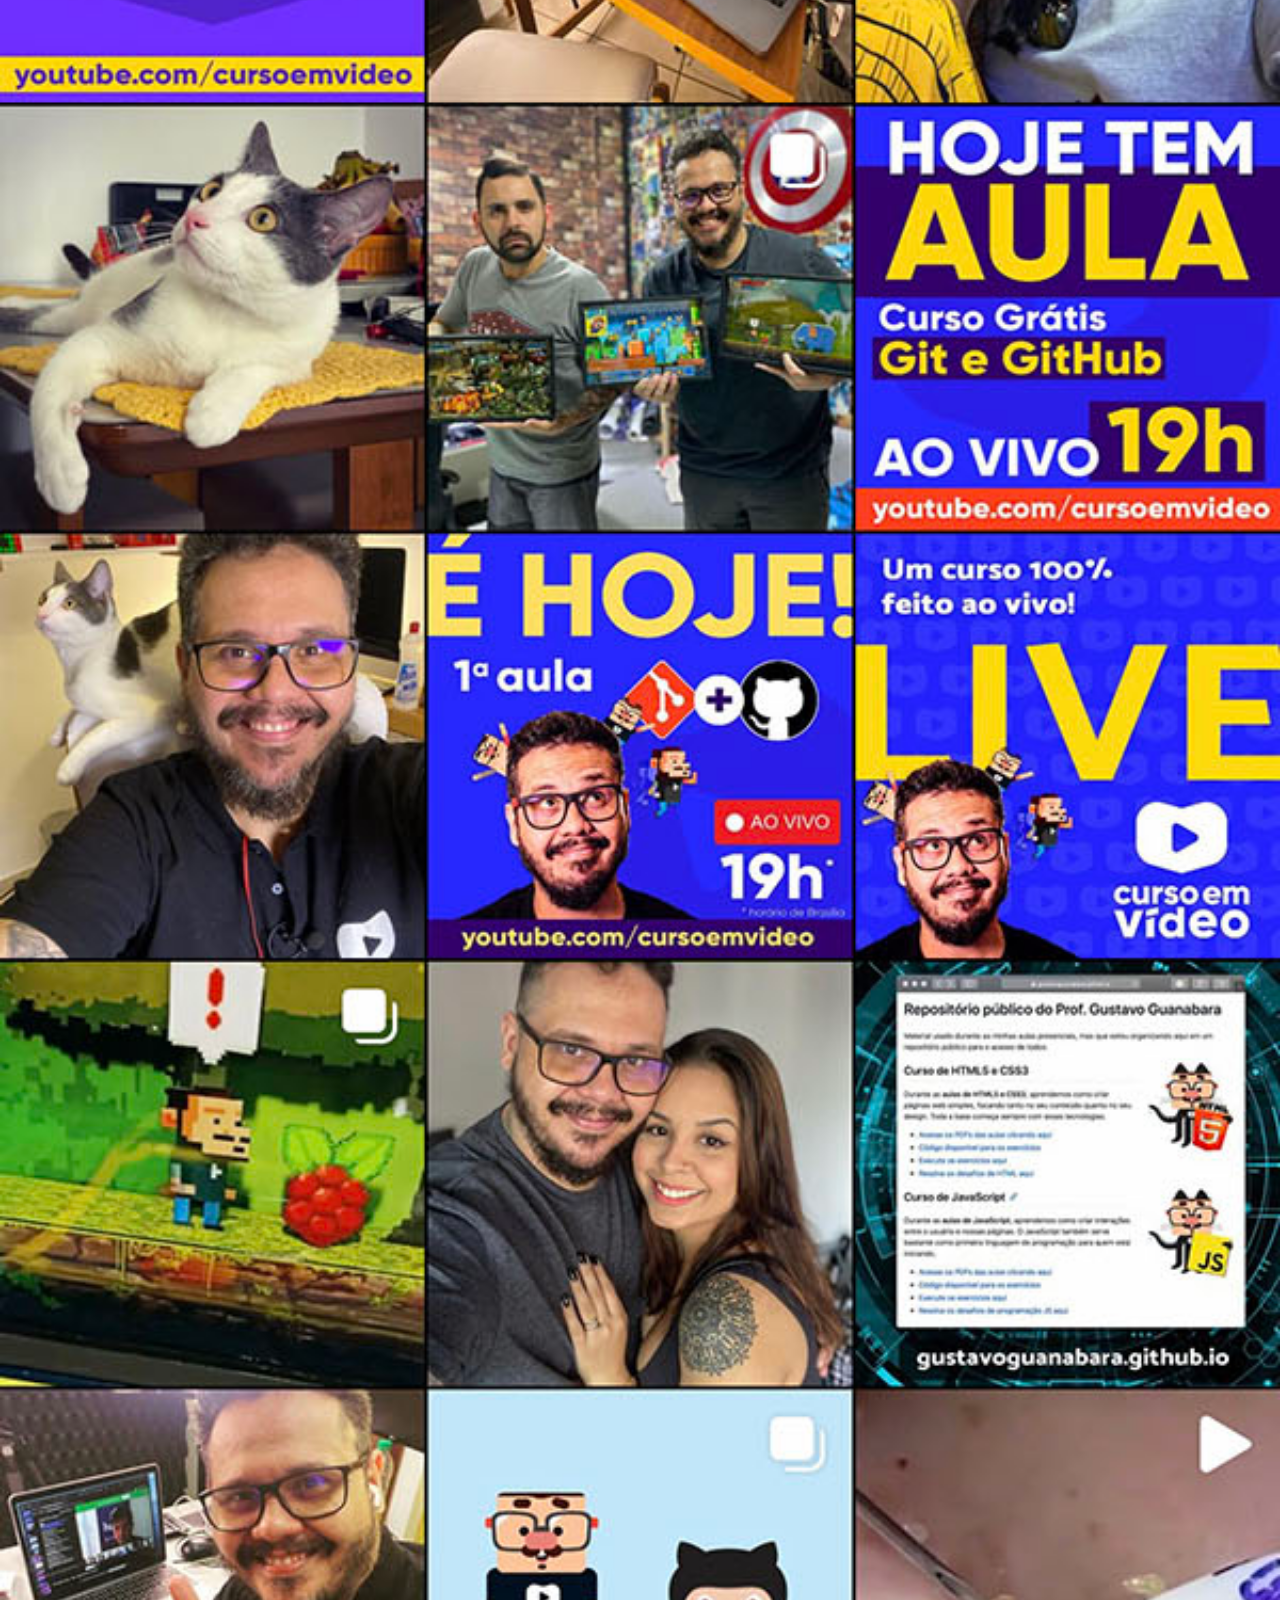
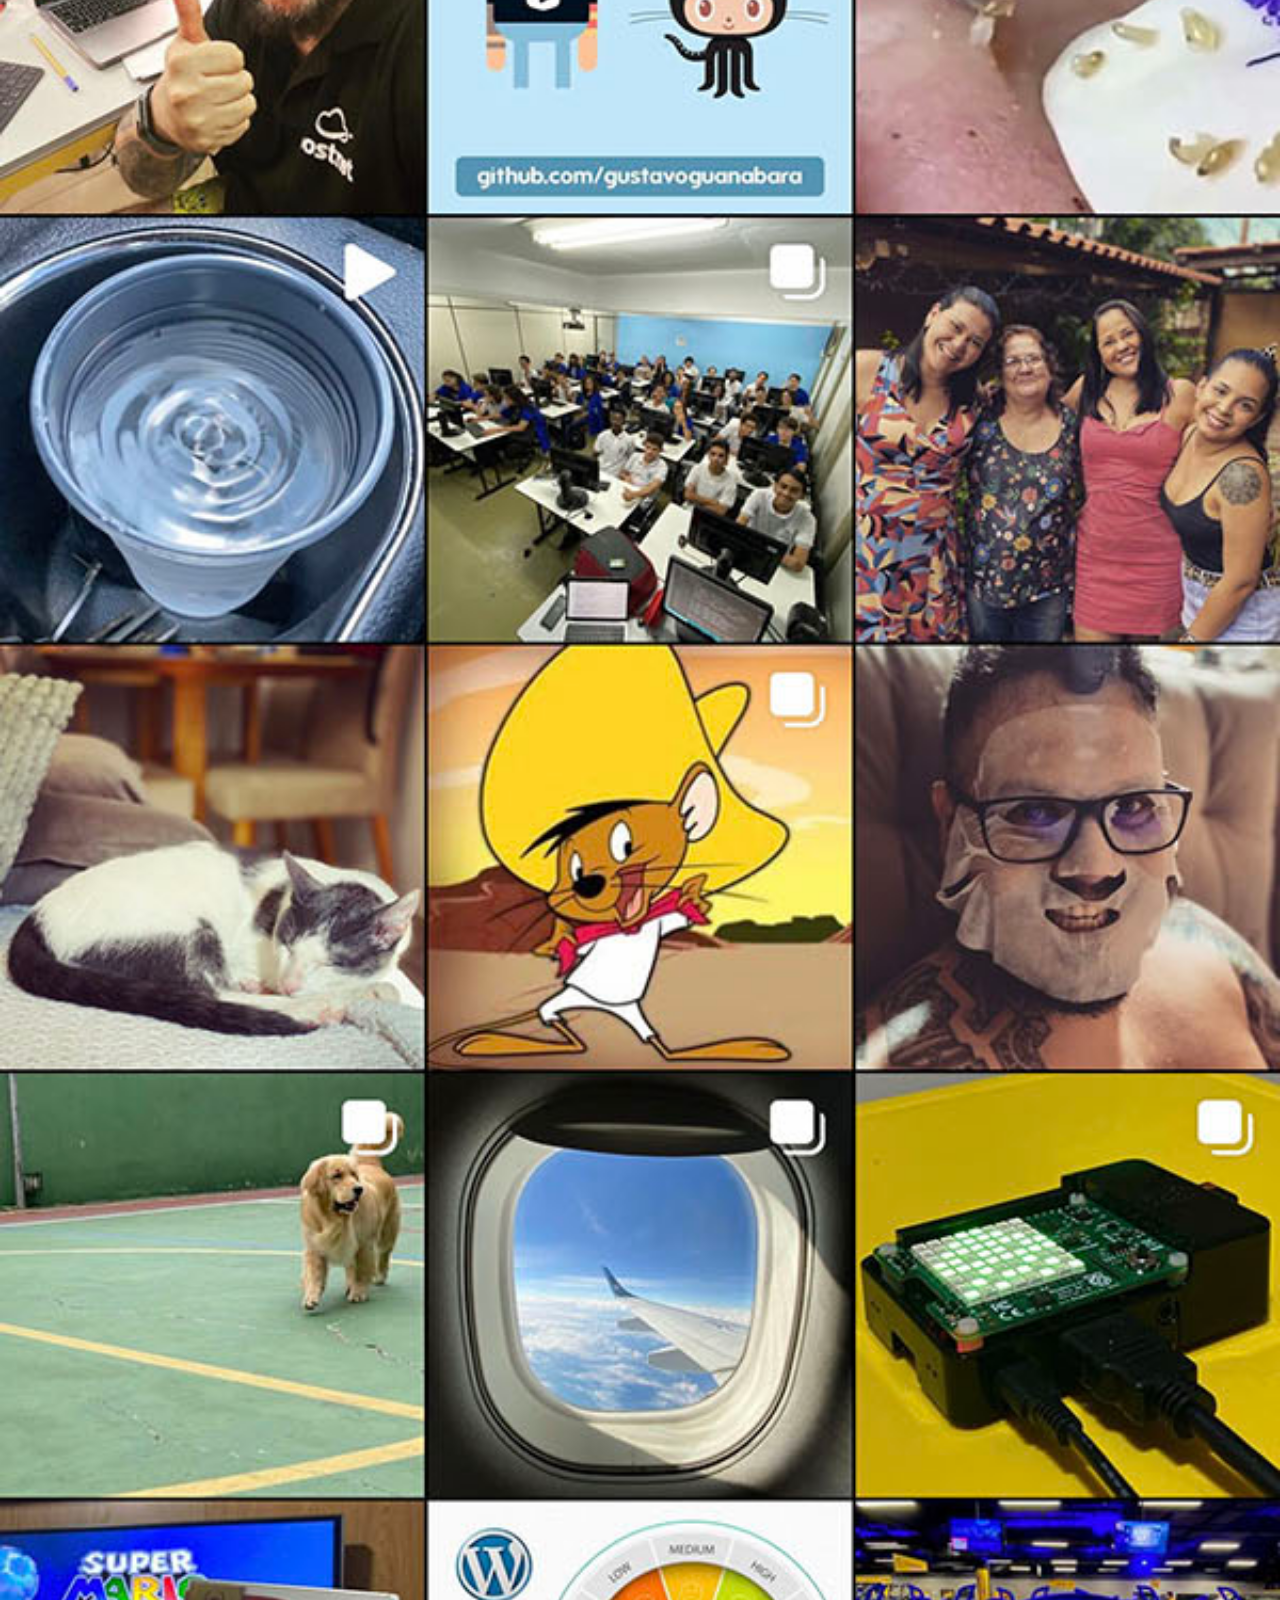
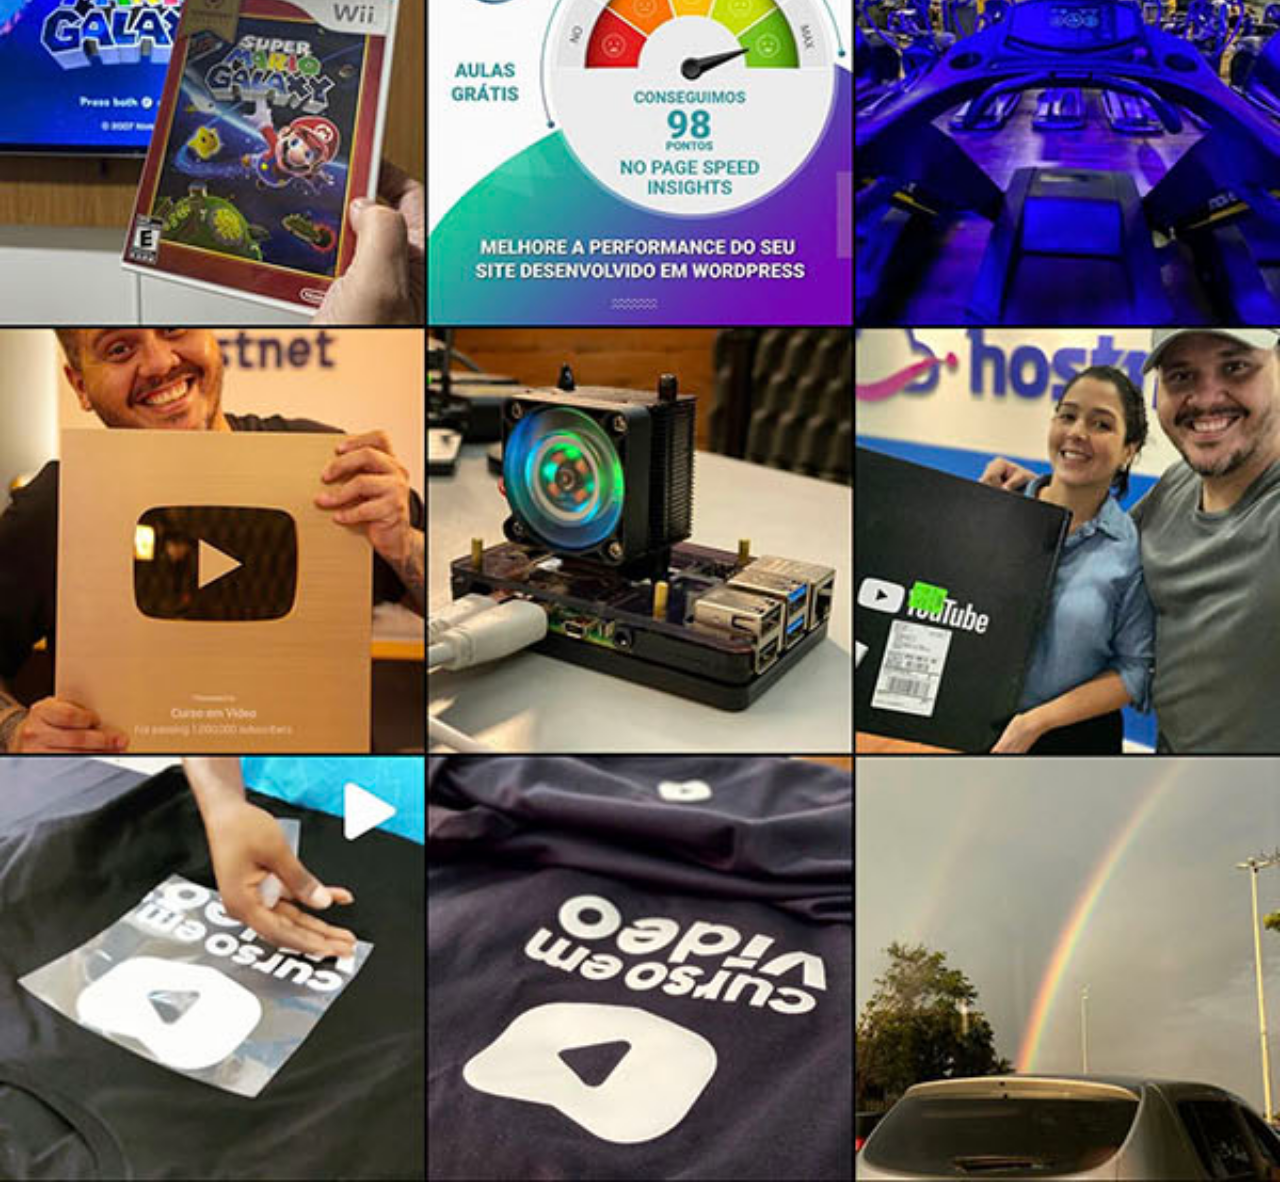
<file: instagram.html>
<!DOCTYPE html>
<html lang="pt-br">
<head>
  <meta charset="UTF-8">
  <meta http-equiv="X-UA-Compatible" content="IE=edge">
  <link rel="stylesheet" href="styles/redes.css">
  <meta name="viewport" content="width=device-width, initial-scale=1.0">
  <title>Document</title>
</head>
<body>
  <img src="imagens/tela-instagram.jpg" alt="">
</body>
</html>
</file>
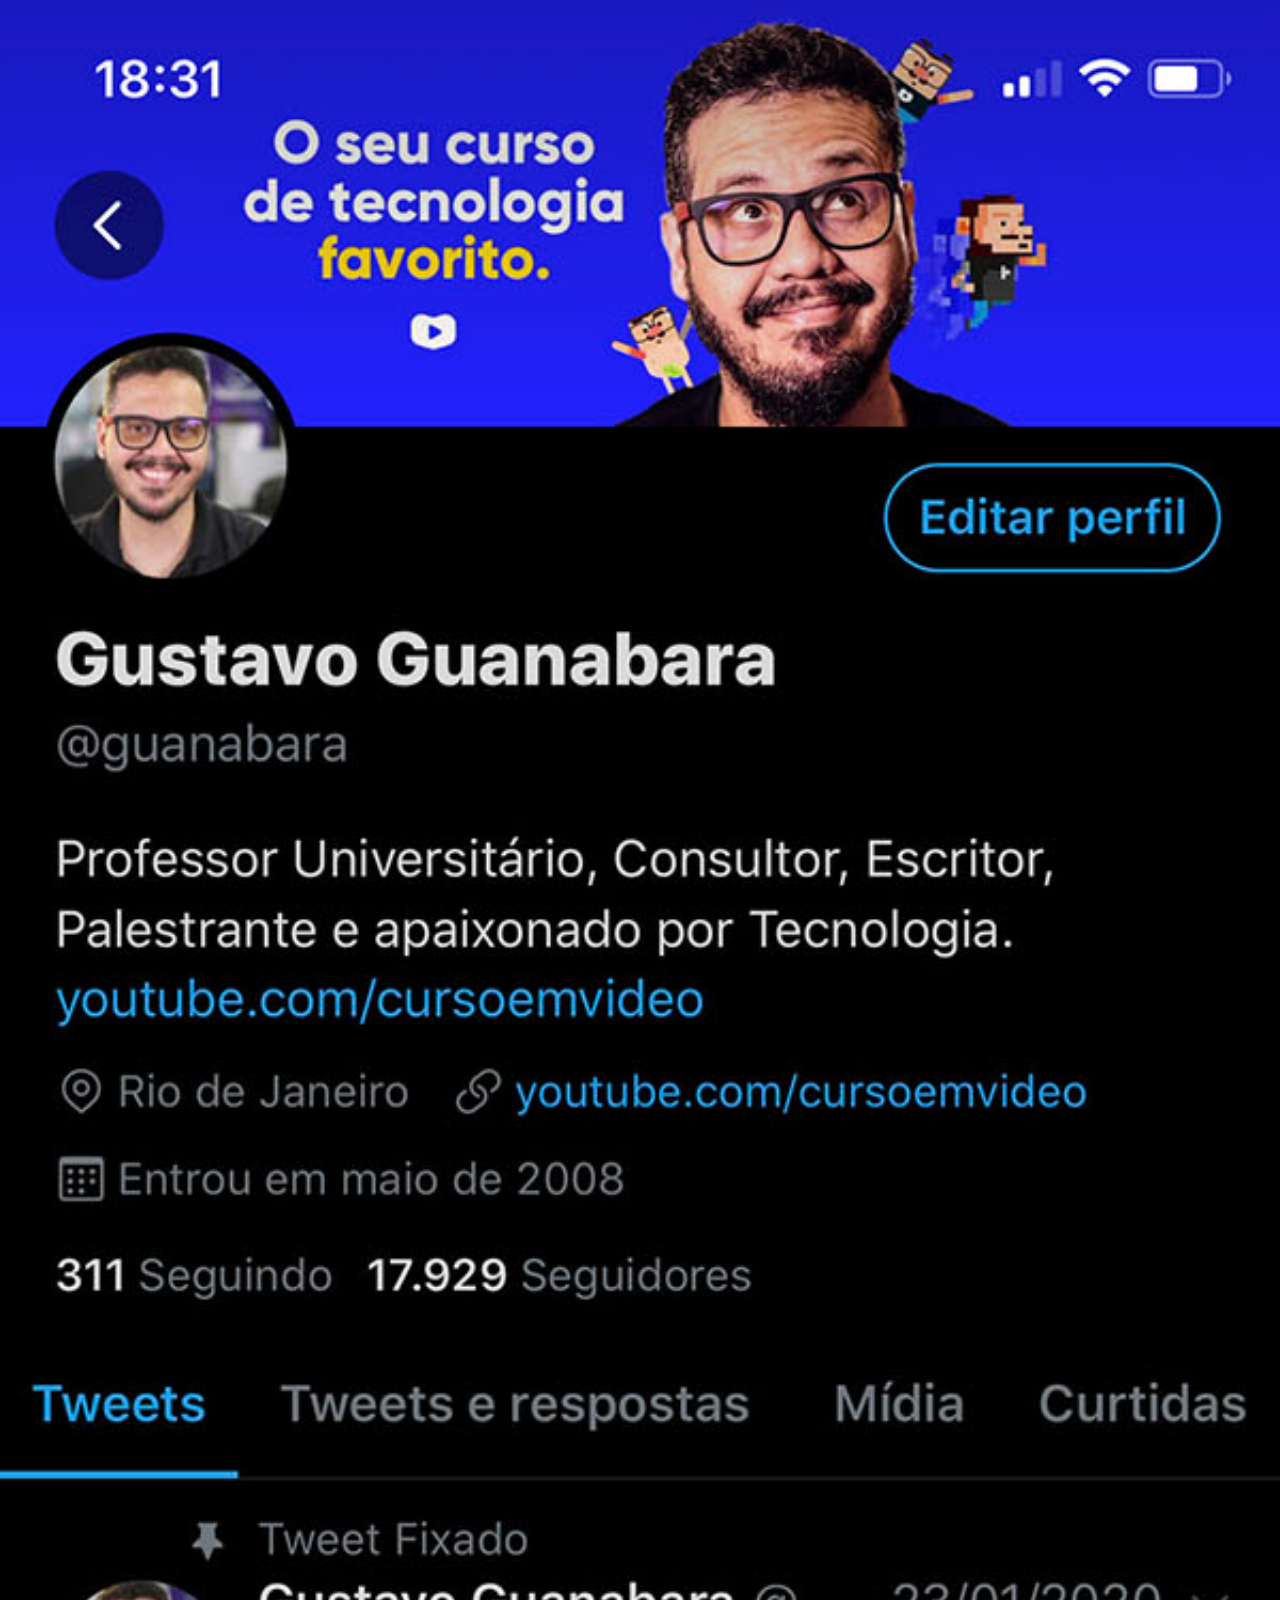
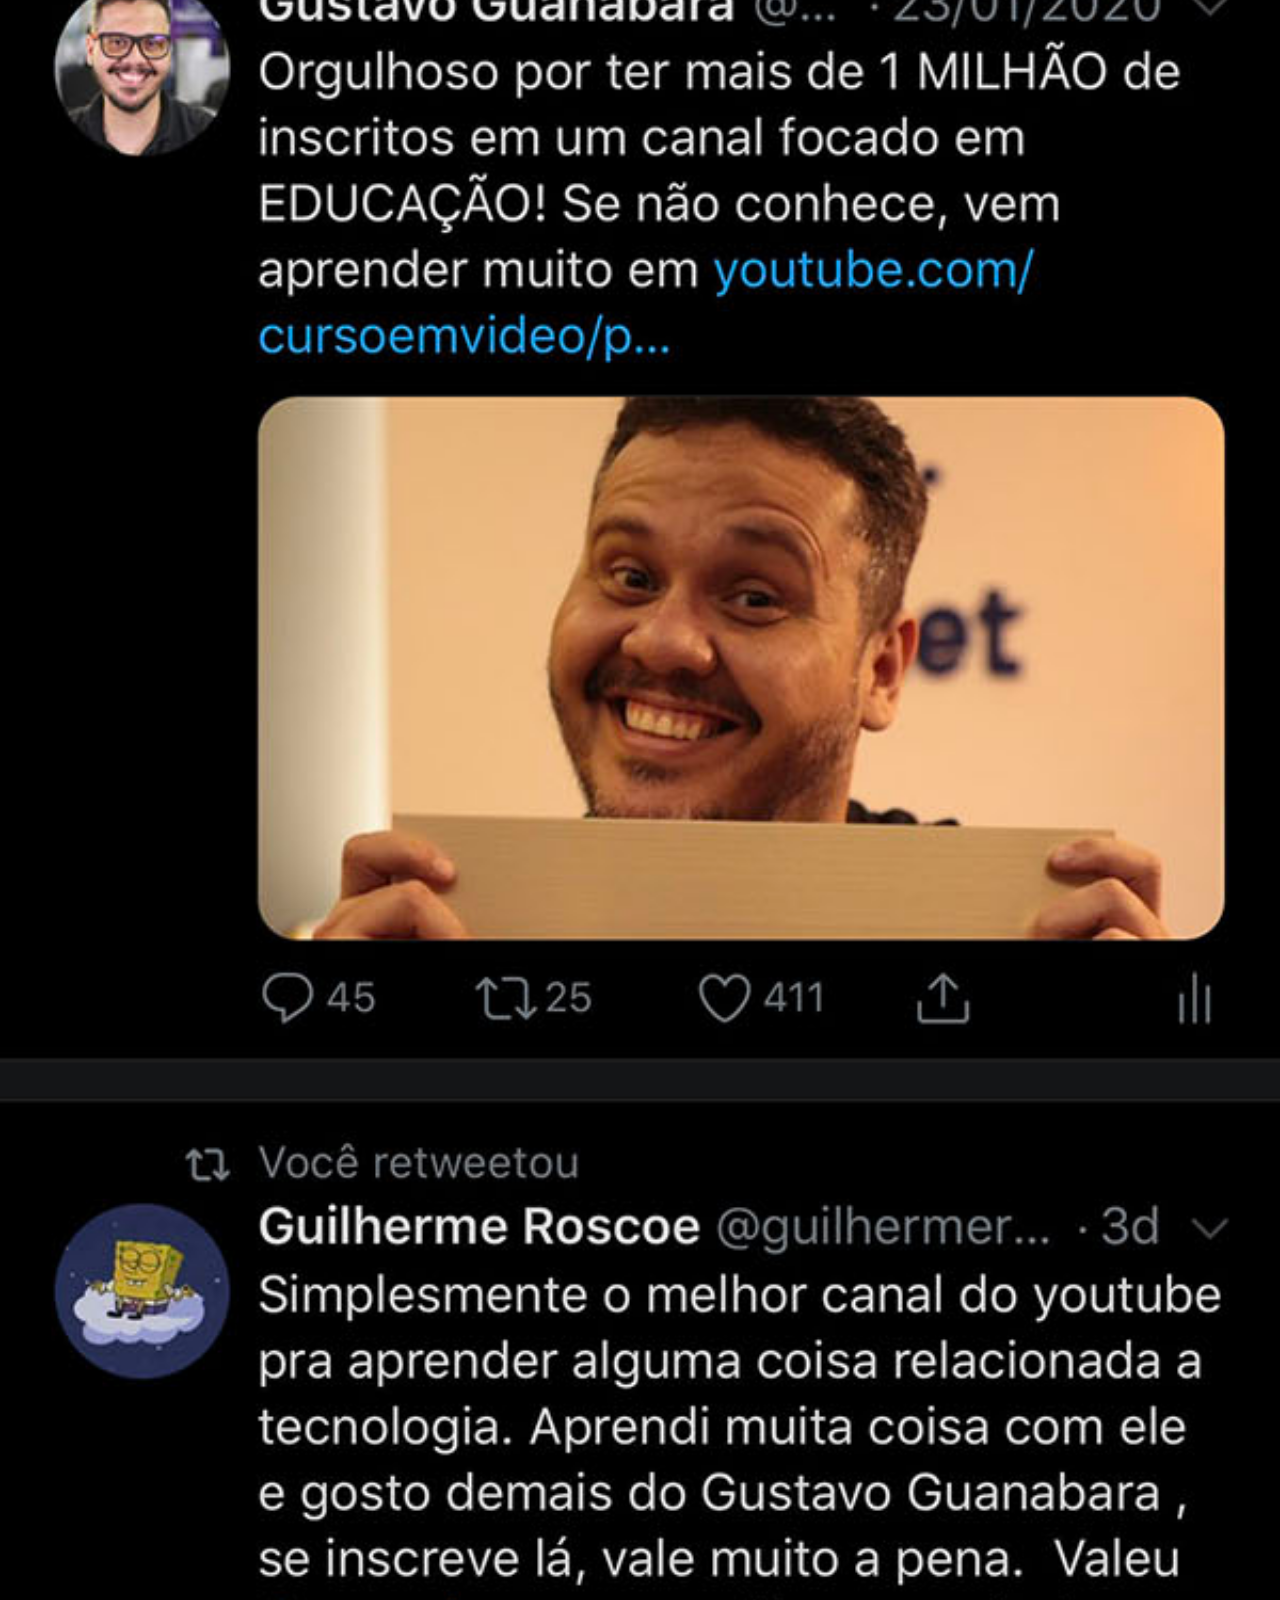
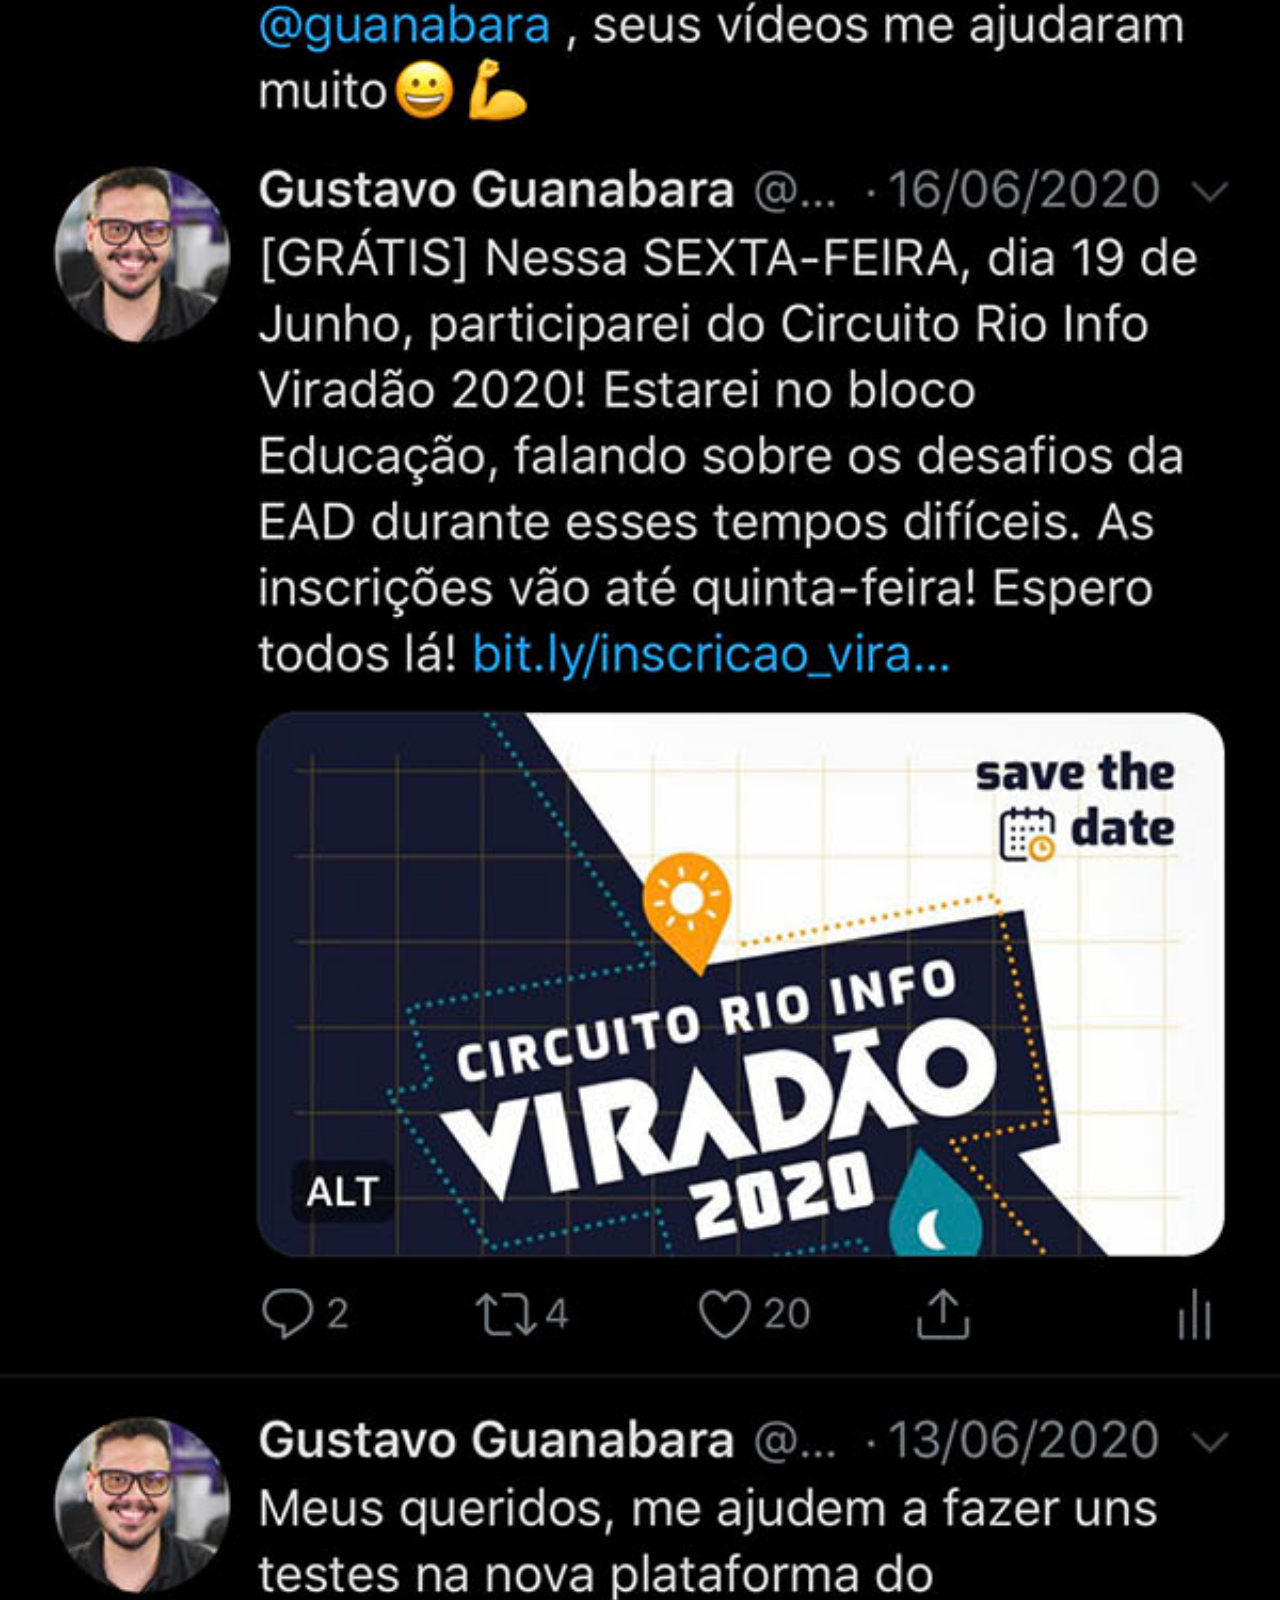
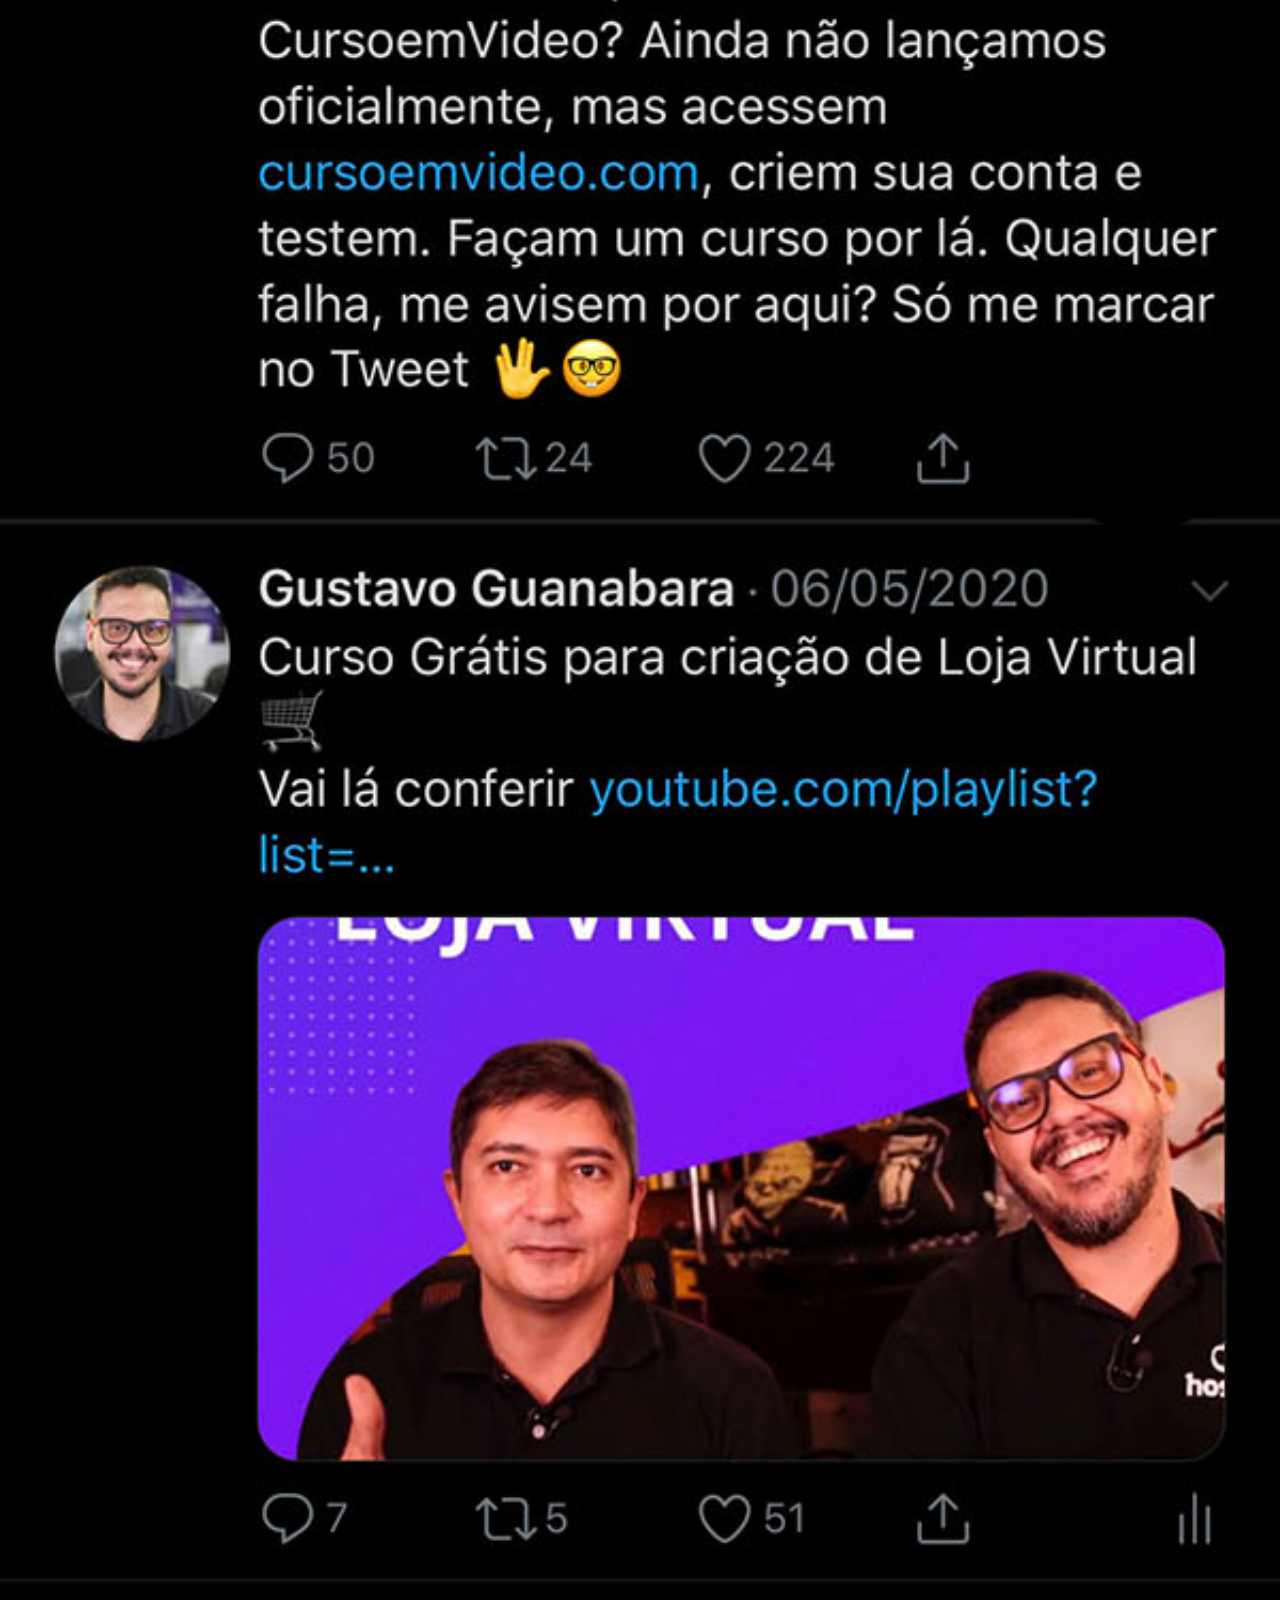
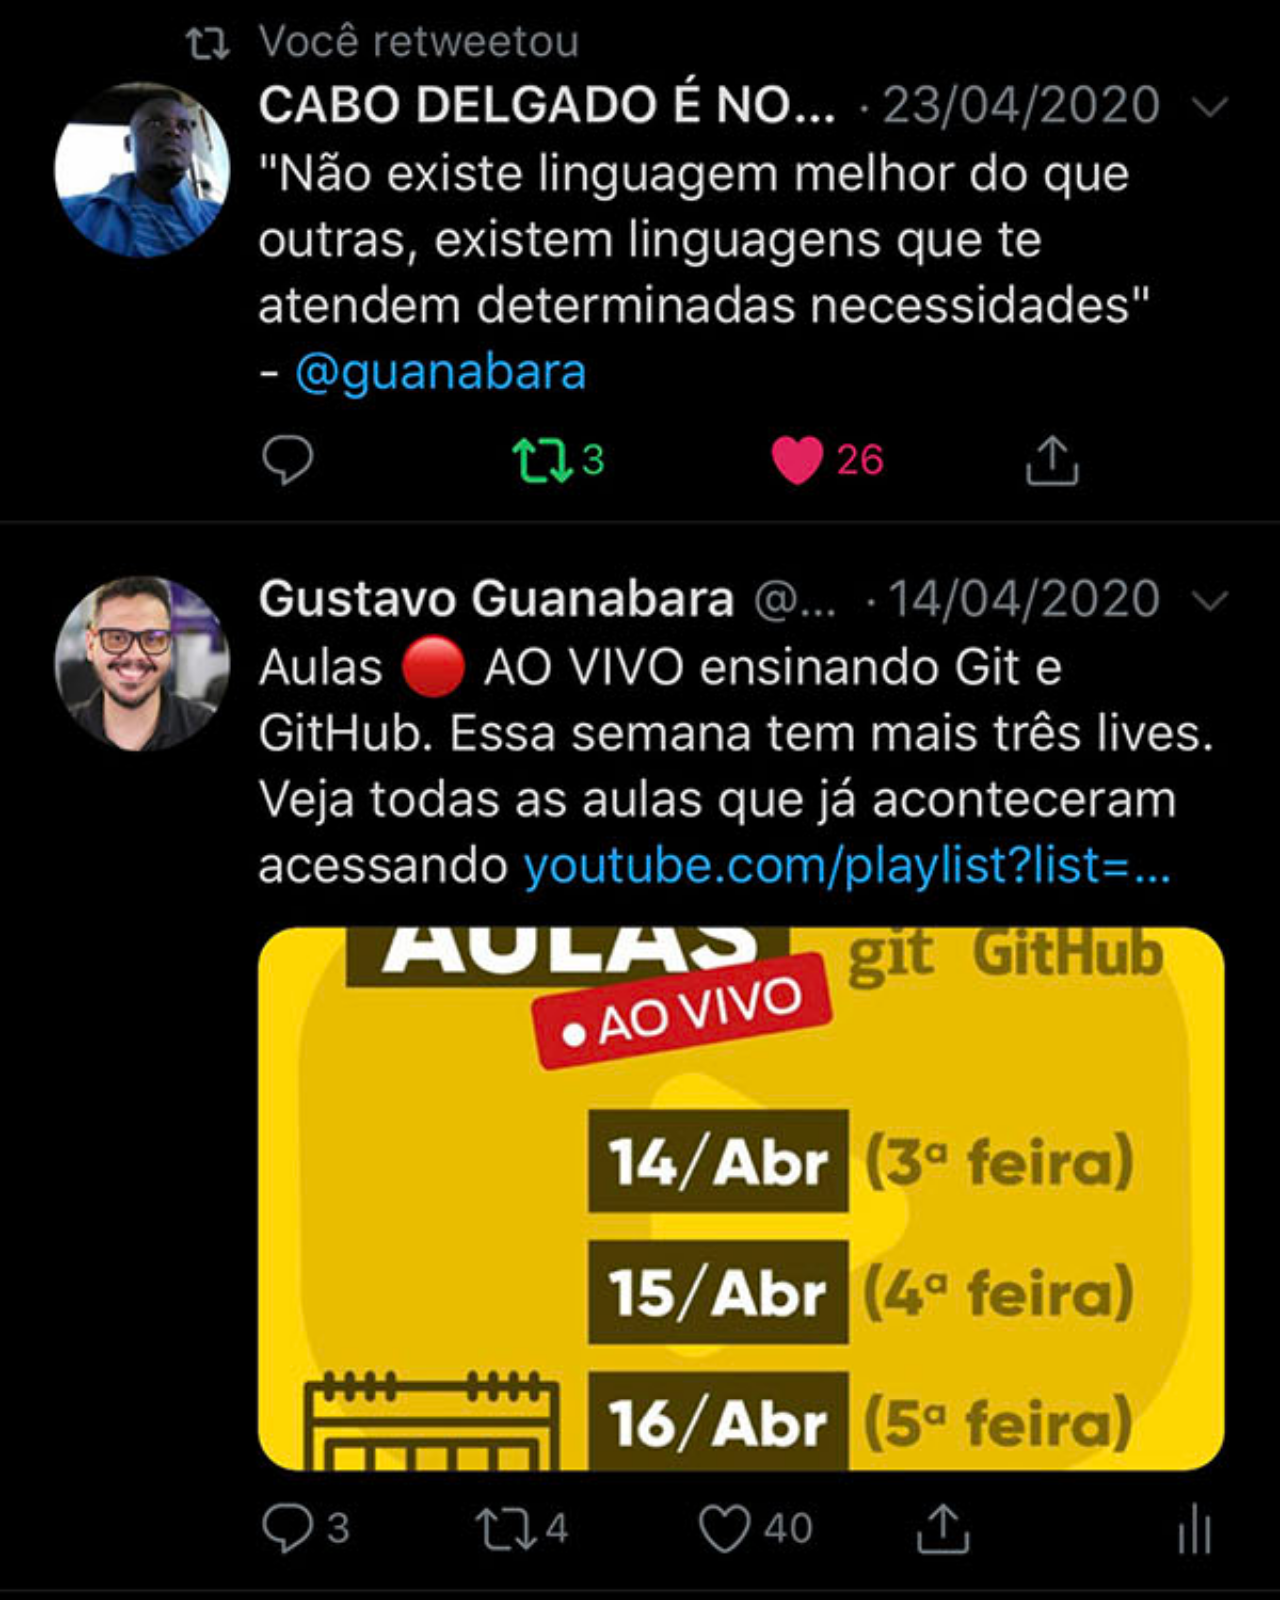
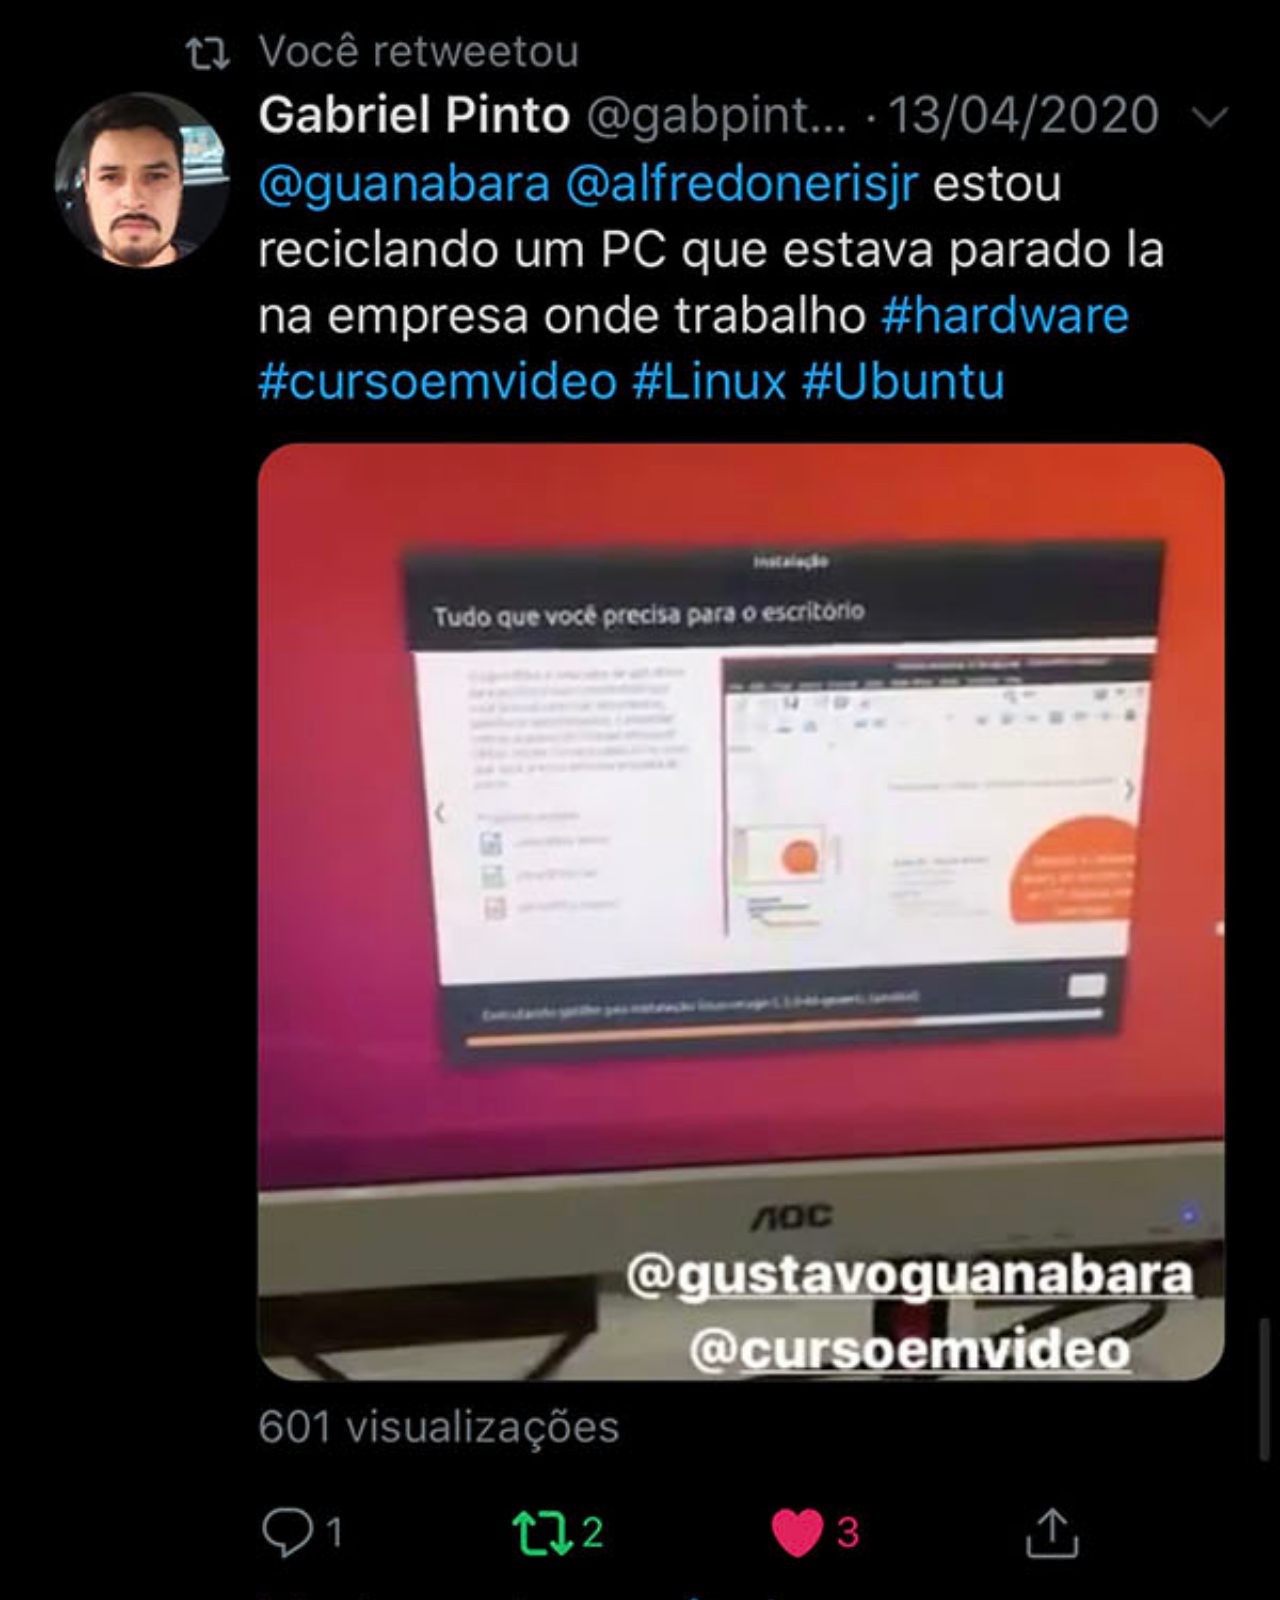
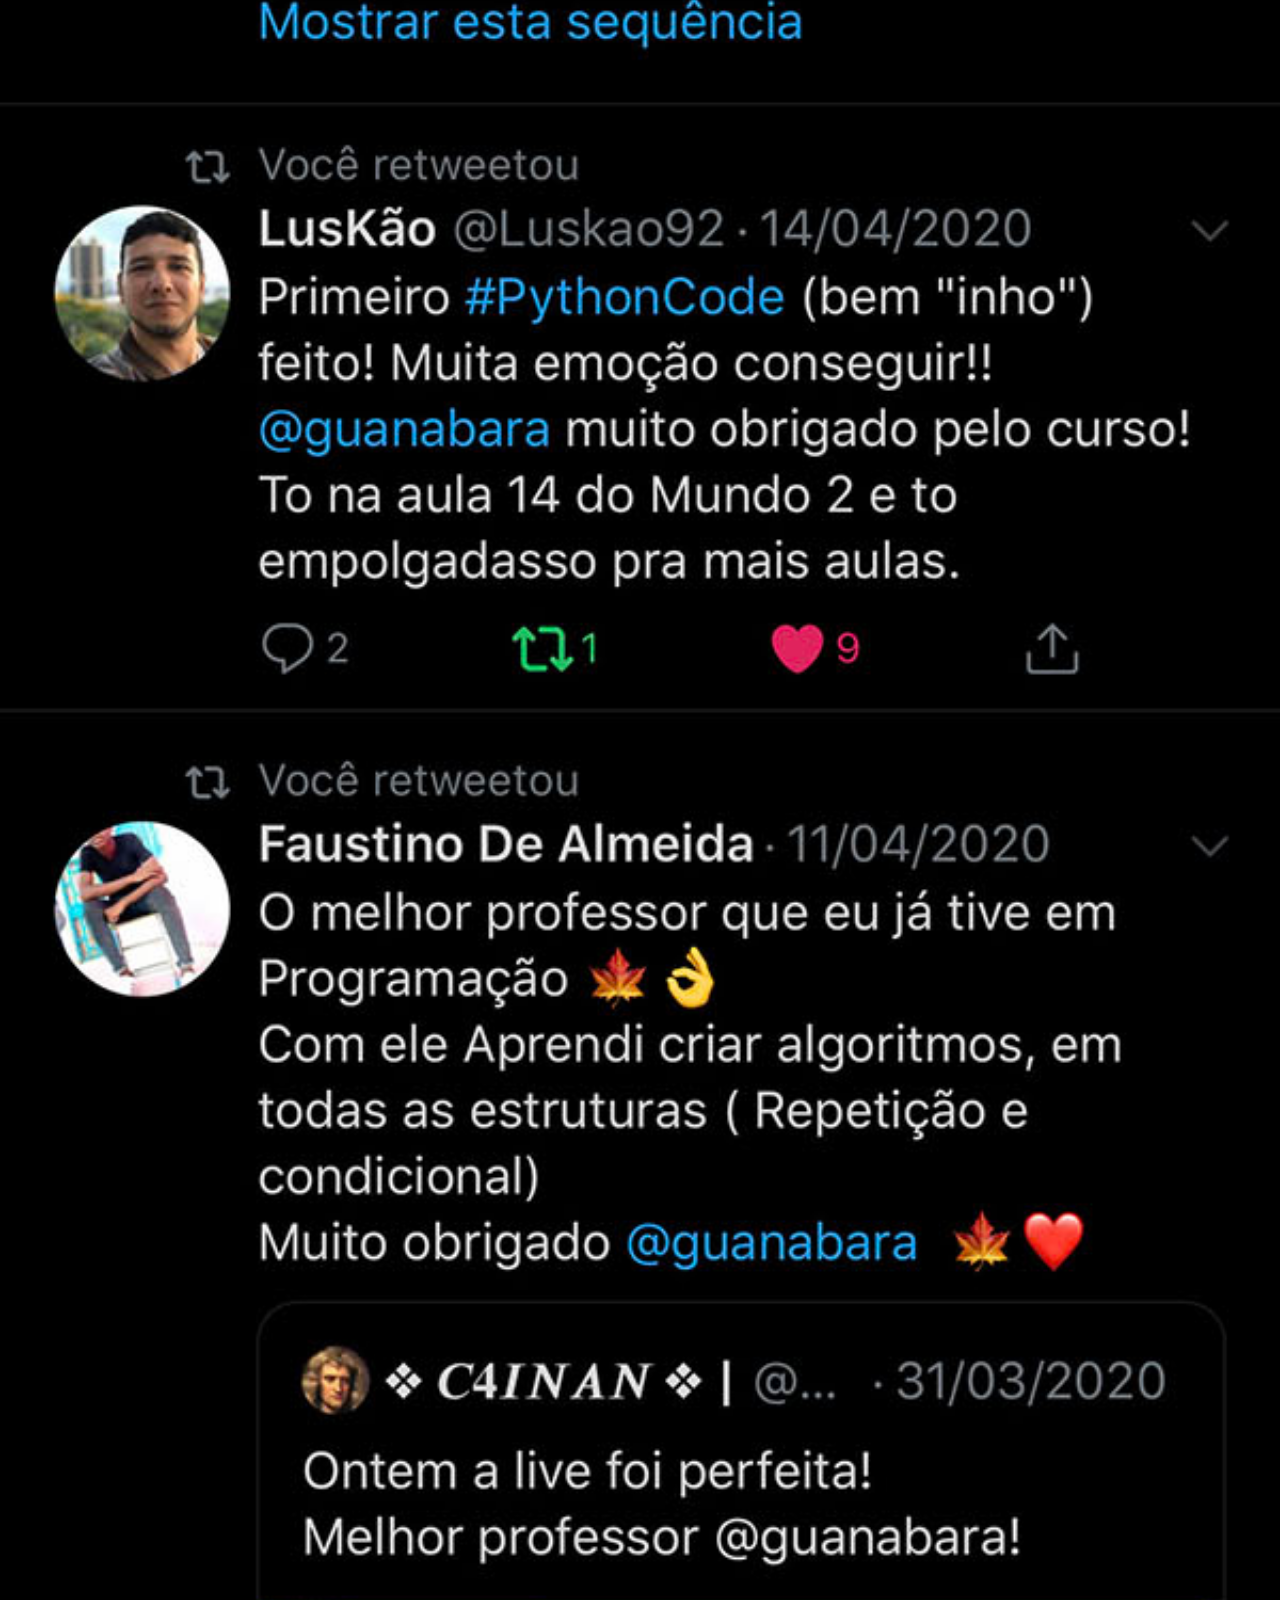
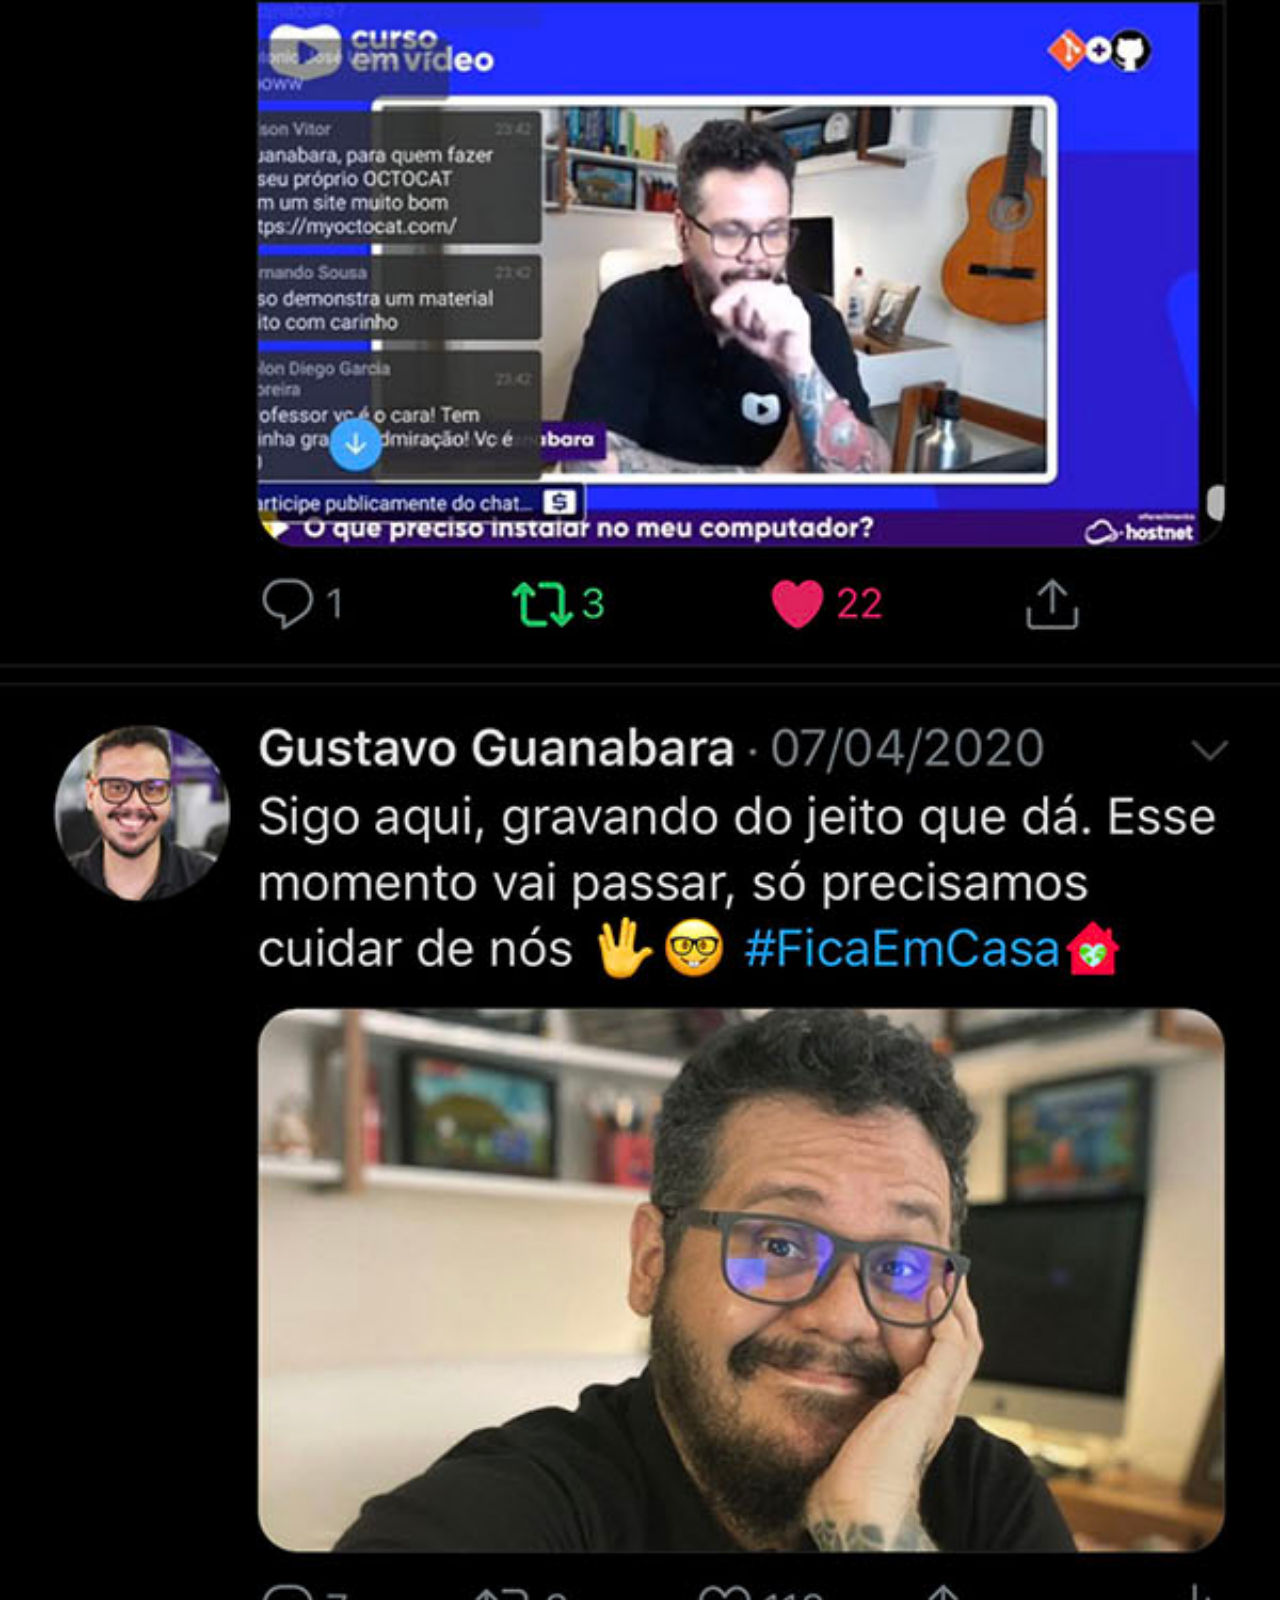
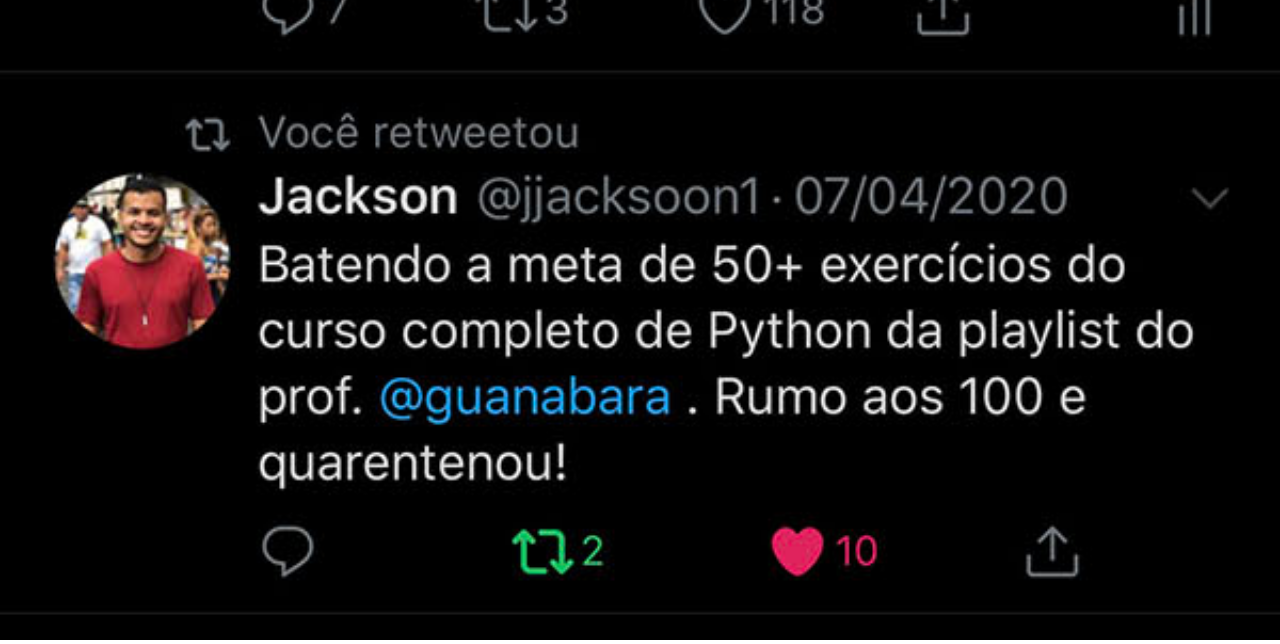
<file: twitter.html>
<!DOCTYPE html>
<html lang="pt-br">
<head>
  <meta charset="UTF-8">
  <meta http-equiv="X-UA-Compatible" content="IE=edge">
  <link rel="stylesheet" href="styles/redes.css">
  <meta name="viewport" content="width=device-width, initial-scale=1.0">
  <title>Document</title>
</head>
<body>
  <img src="imagens/tela-twitter.jpg" alt="">
</body>
</html>
</file>
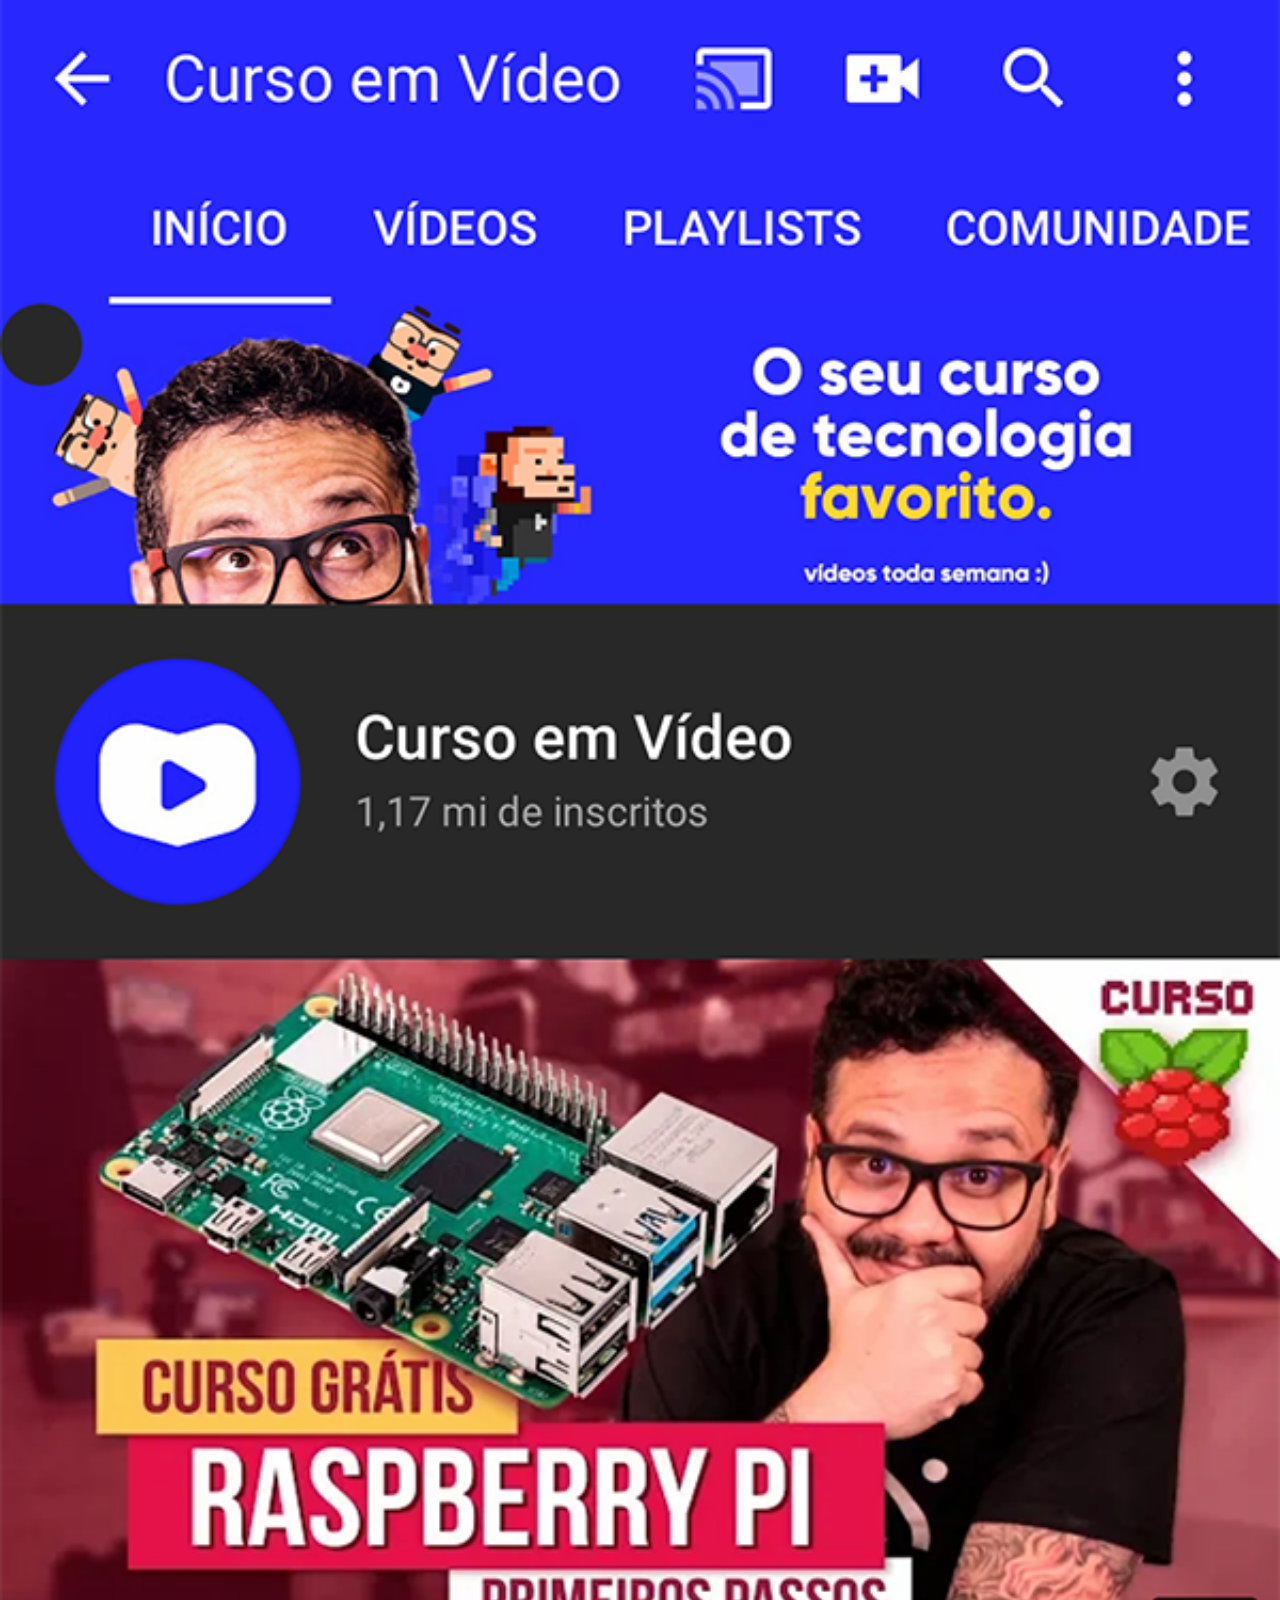
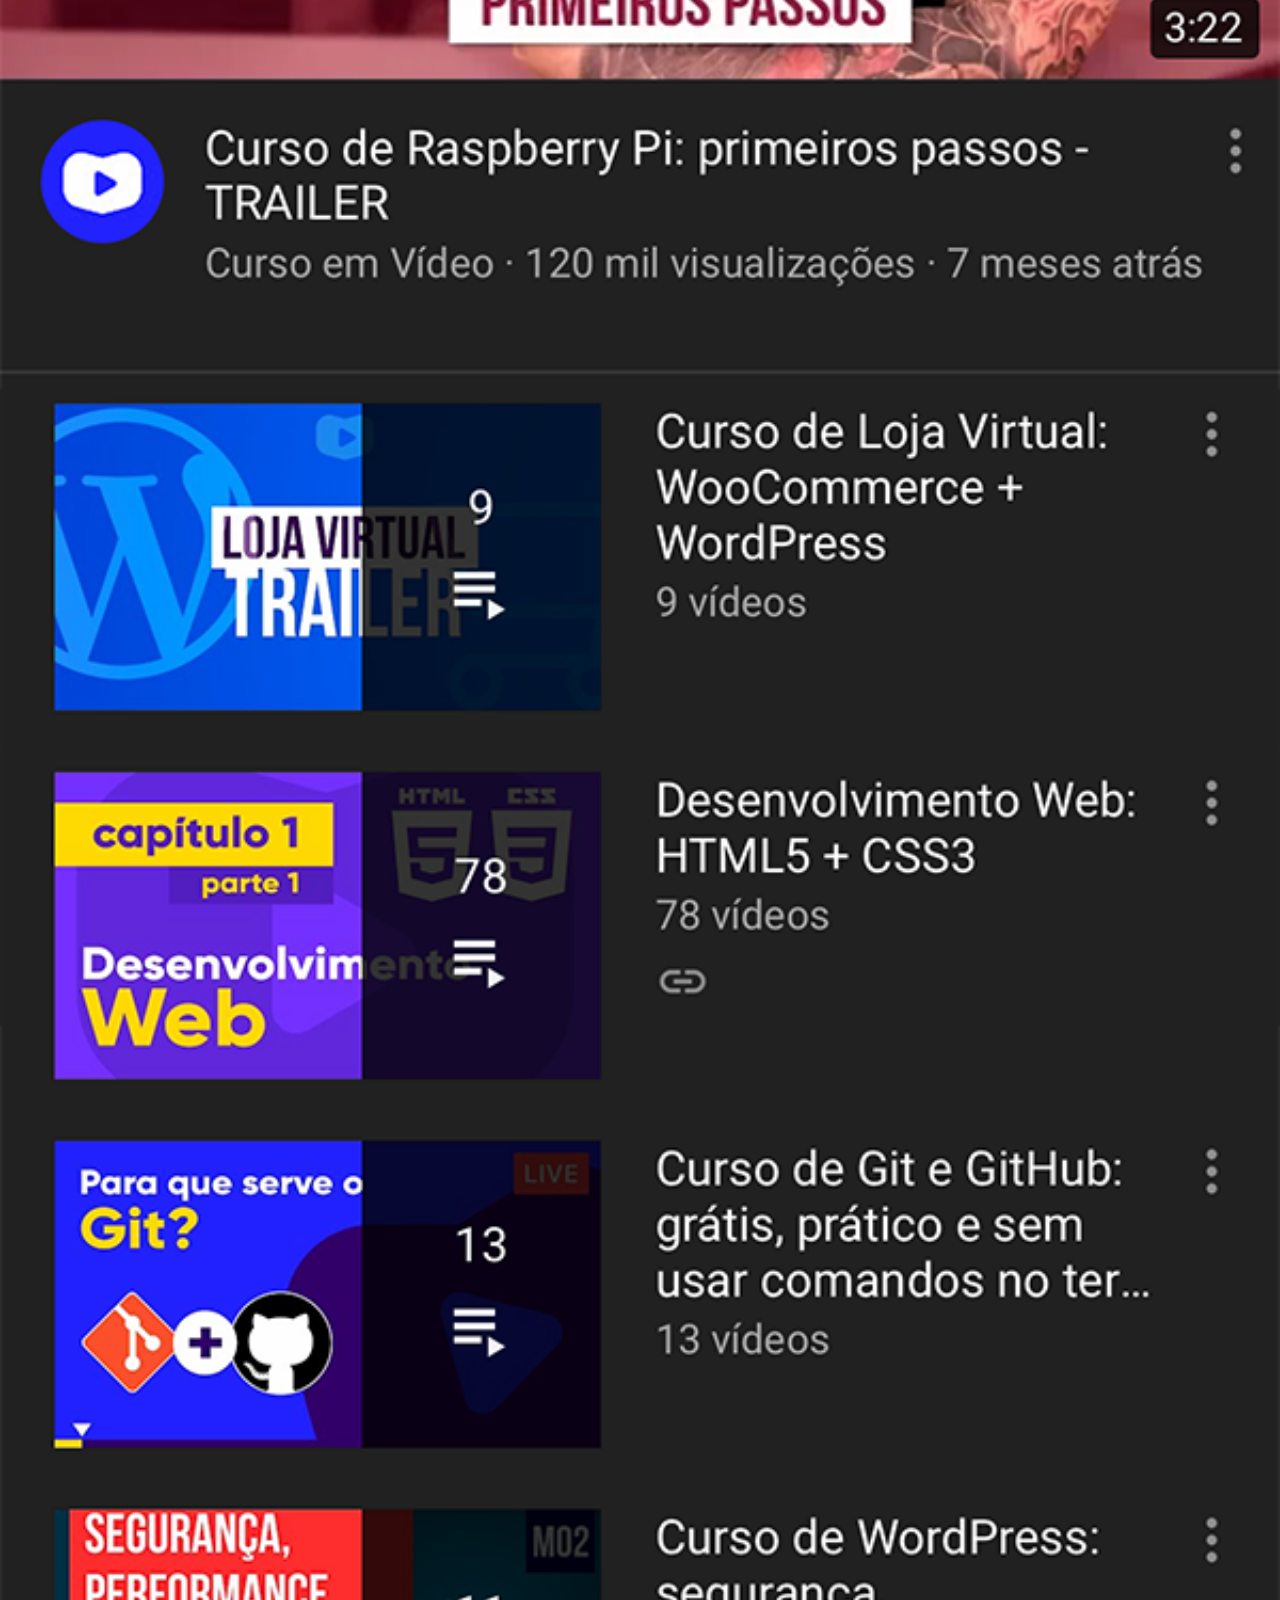
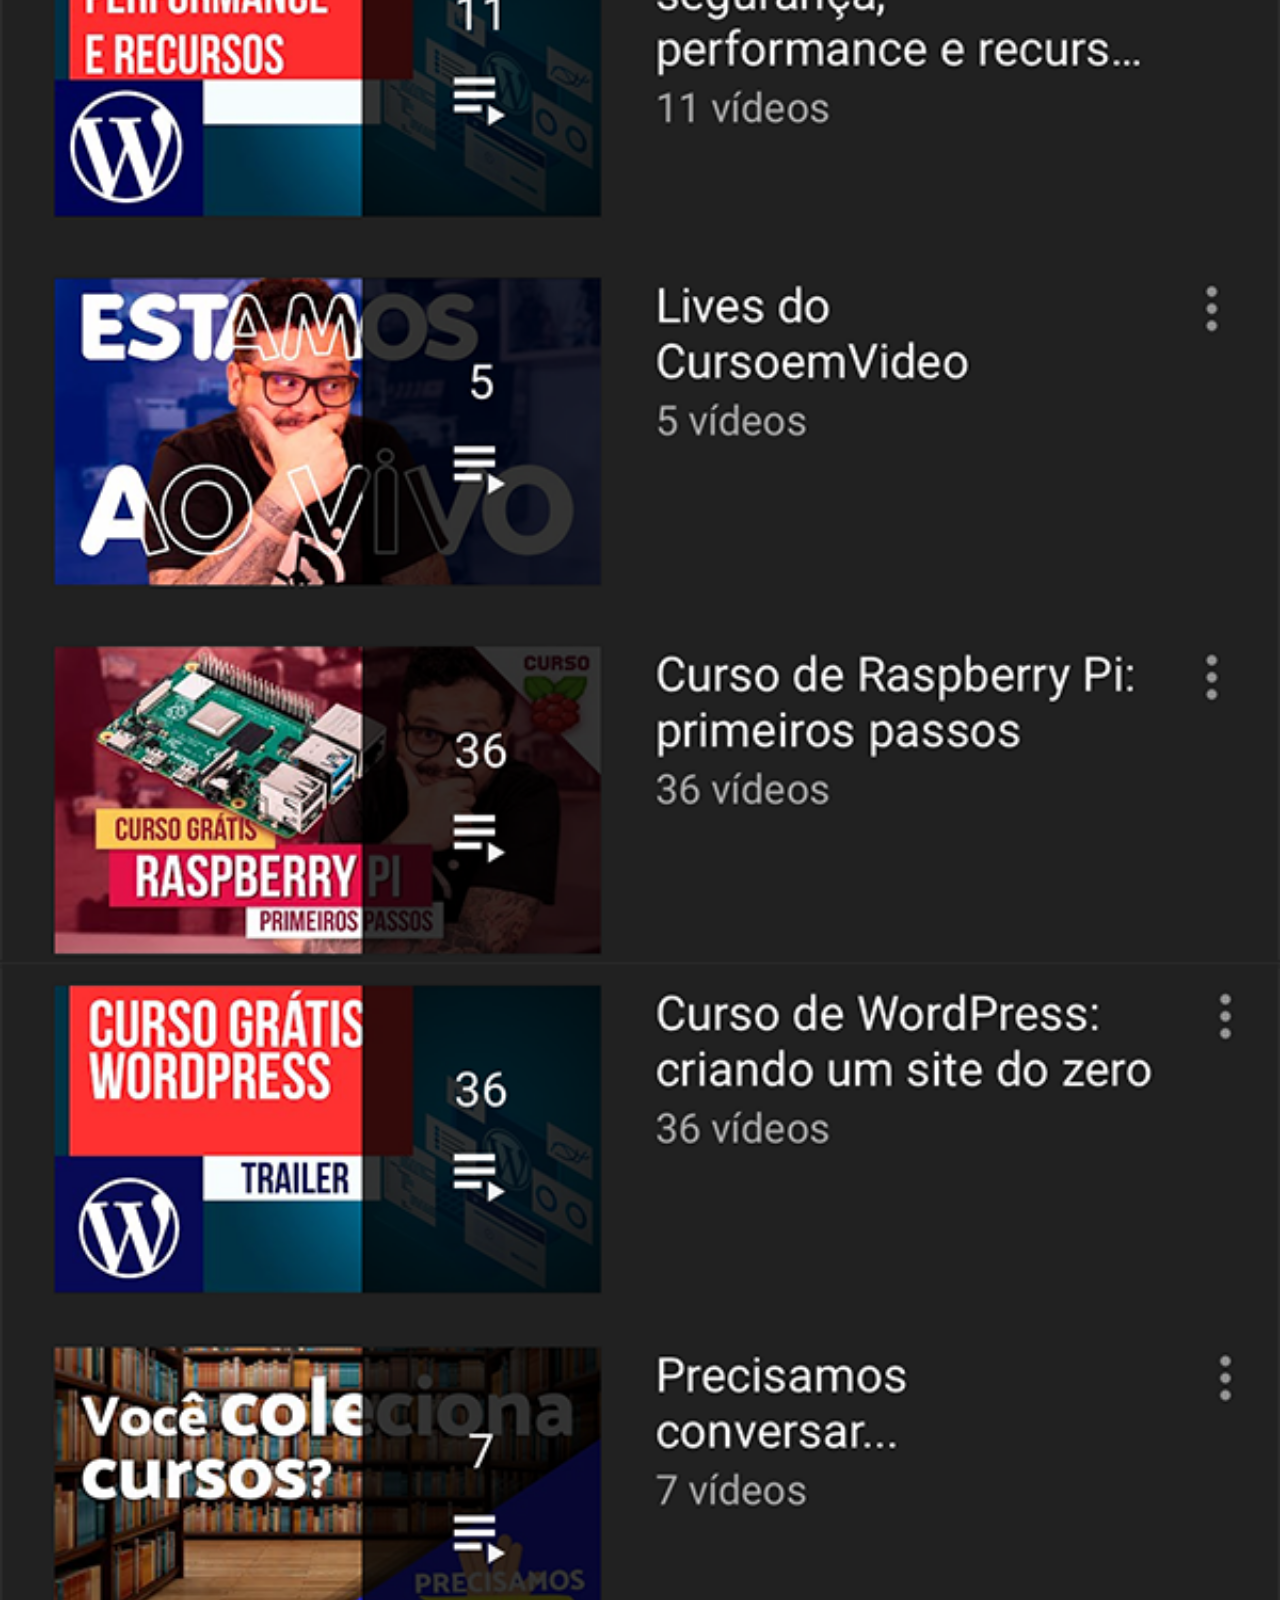
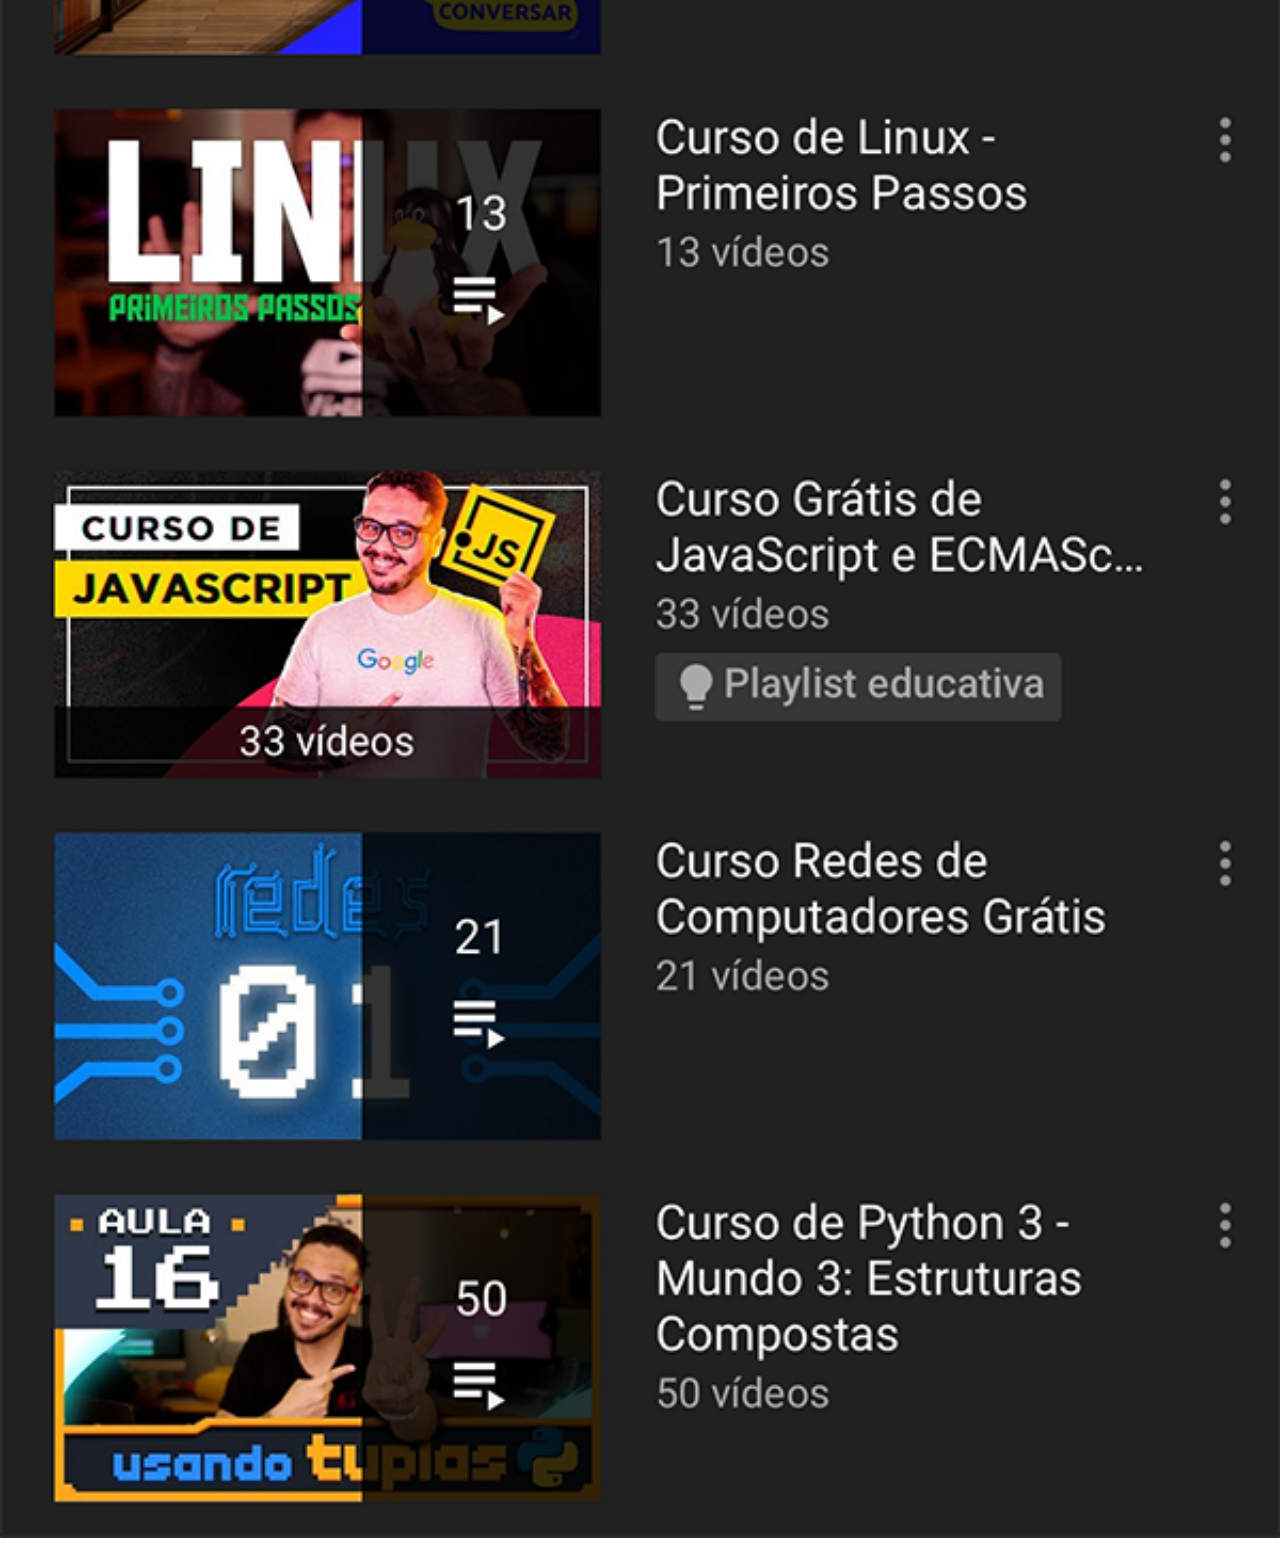
<file: youtube.html>
<!DOCTYPE html>
<html lang="pt-br">
<head>
  <meta charset="UTF-8">
  <meta http-equiv="X-UA-Compatible" content="IE=edge">
  <link rel="stylesheet" href="styles/redes.css">
  <meta name="viewport" content="width=device-width, initial-scale=1.0">
  <title>Document</title>
</head>
<body>
  <img src="imagens/tela-youtube.png" alt="">
</body>
</html>
</file>
<file: styles/style.css>
@charset "UTF-8";

* {
  margin: 0;
  padding: 0;
  box-sizing: border-box;
}

html, body {
  height: 100vh;
  width: 100vw;
  background-image: url(../imagens/fundo-madeira.jpg);
  background-repeat: no-repeat;
}

main {
  height: 100vh;
  position:relative;
}

section#telefone {
  height: 627px;
  width: 311px;
  background-image: url(../imagens/frame-iphone.png);
  background-repeat: no-repeat;
  position: absolute;
  left: 50%;
  top: 50%;
  transform: translate(-50%, -50%);
}

iframe#tela {
  position: relative;
  left: 22px;
  top: 80px;
  width: 267px;
  height: 471px;
}

section#redes img {
  width: 70px;
  margin: 10px;
  border-radius: 50%;
  box-shadow: 2px 2px 10px rgba(0, 0, 0, 0.534);
}

a {
  text-decoration: none;
}

section#redes img:hover {
  border: 2px solid rgba(255, 255, 255, 0.705);
  transition: 0.1s;
}
</file>
<file: styles/redes.css>
* {
  margin: 0;
  padding: 0;
  box-sizing: border-box;
}

img {
  width: 100%;
  height: 100%;
}
</file>
<file: styles/home.css>
* {
  margin: 0;
  padding: 0;
  box-sizing: border-box;
}

body {
  width: 100vw;
  height: 100vh;
  background-image: url(../imagens/tela-home.jpg);
  background-repeat: no-repeat;
  background-position: top center;
  background-size: cover;
}
</file>
